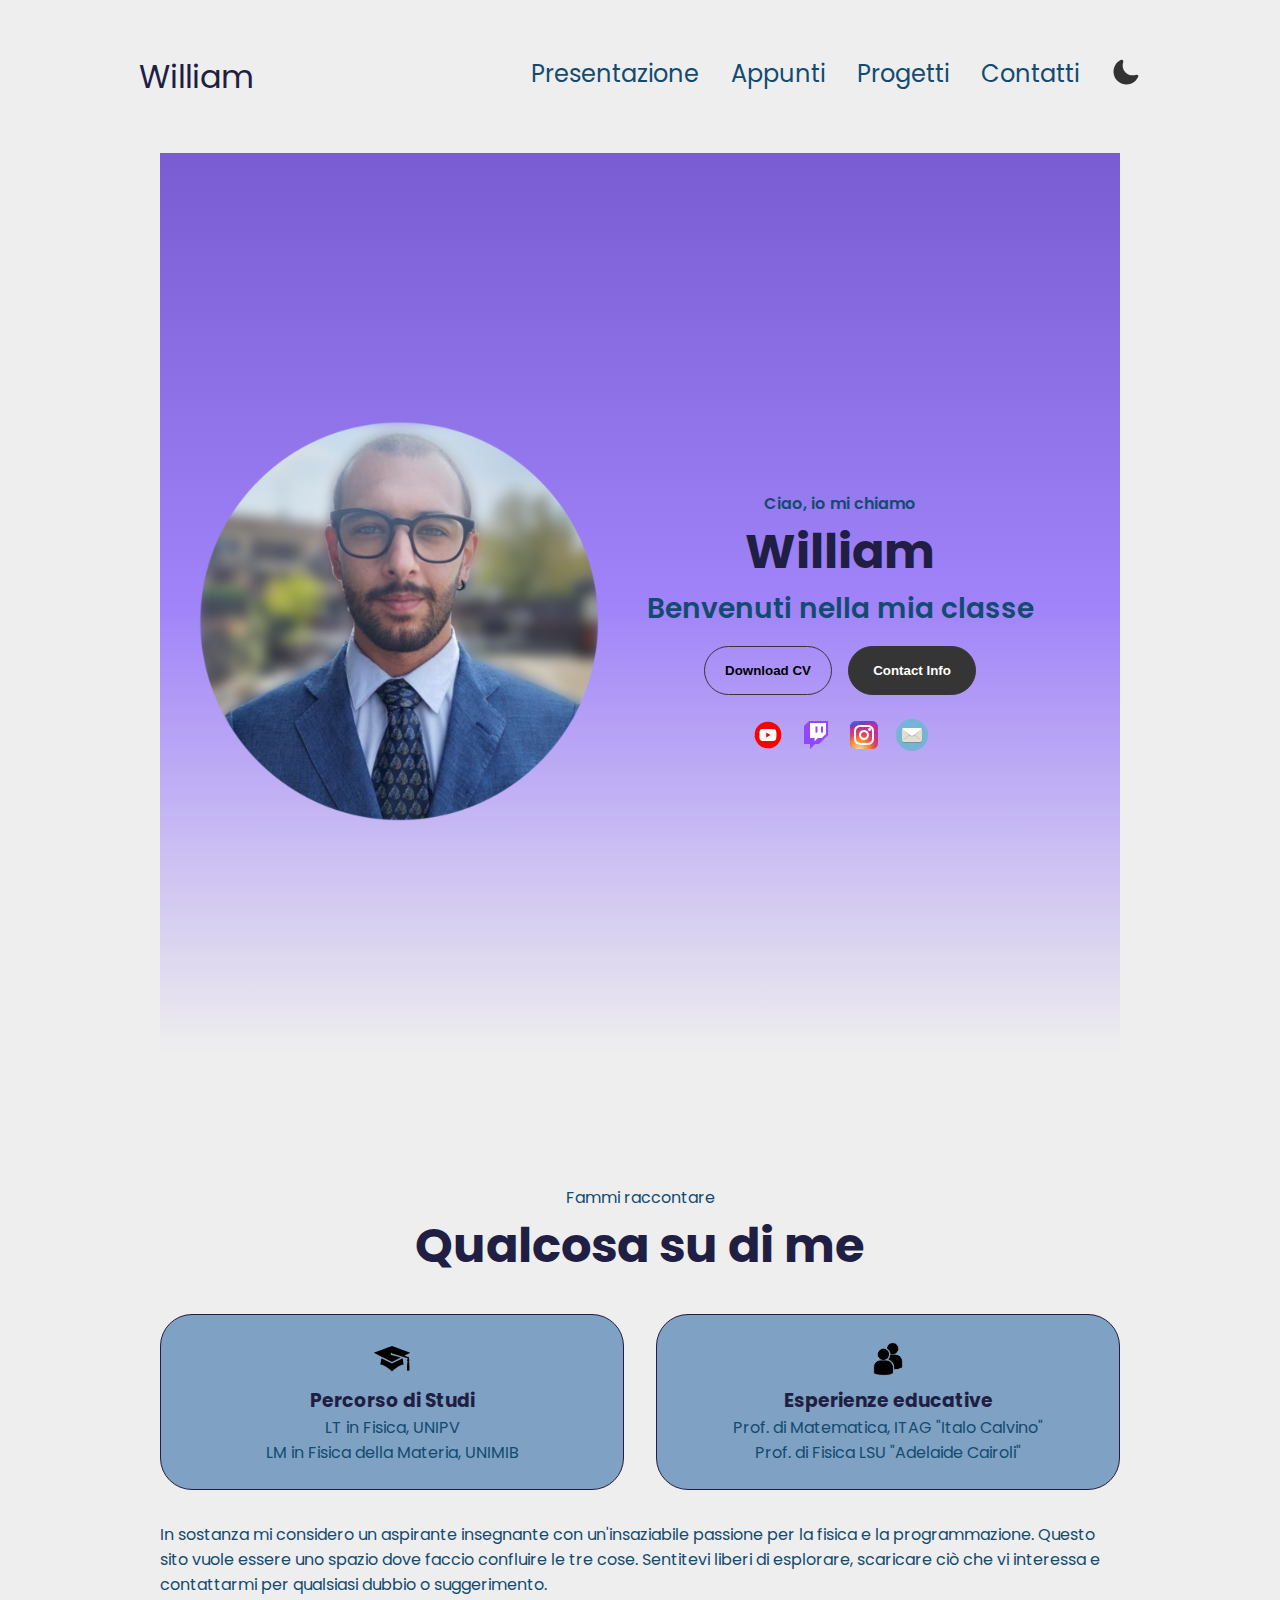
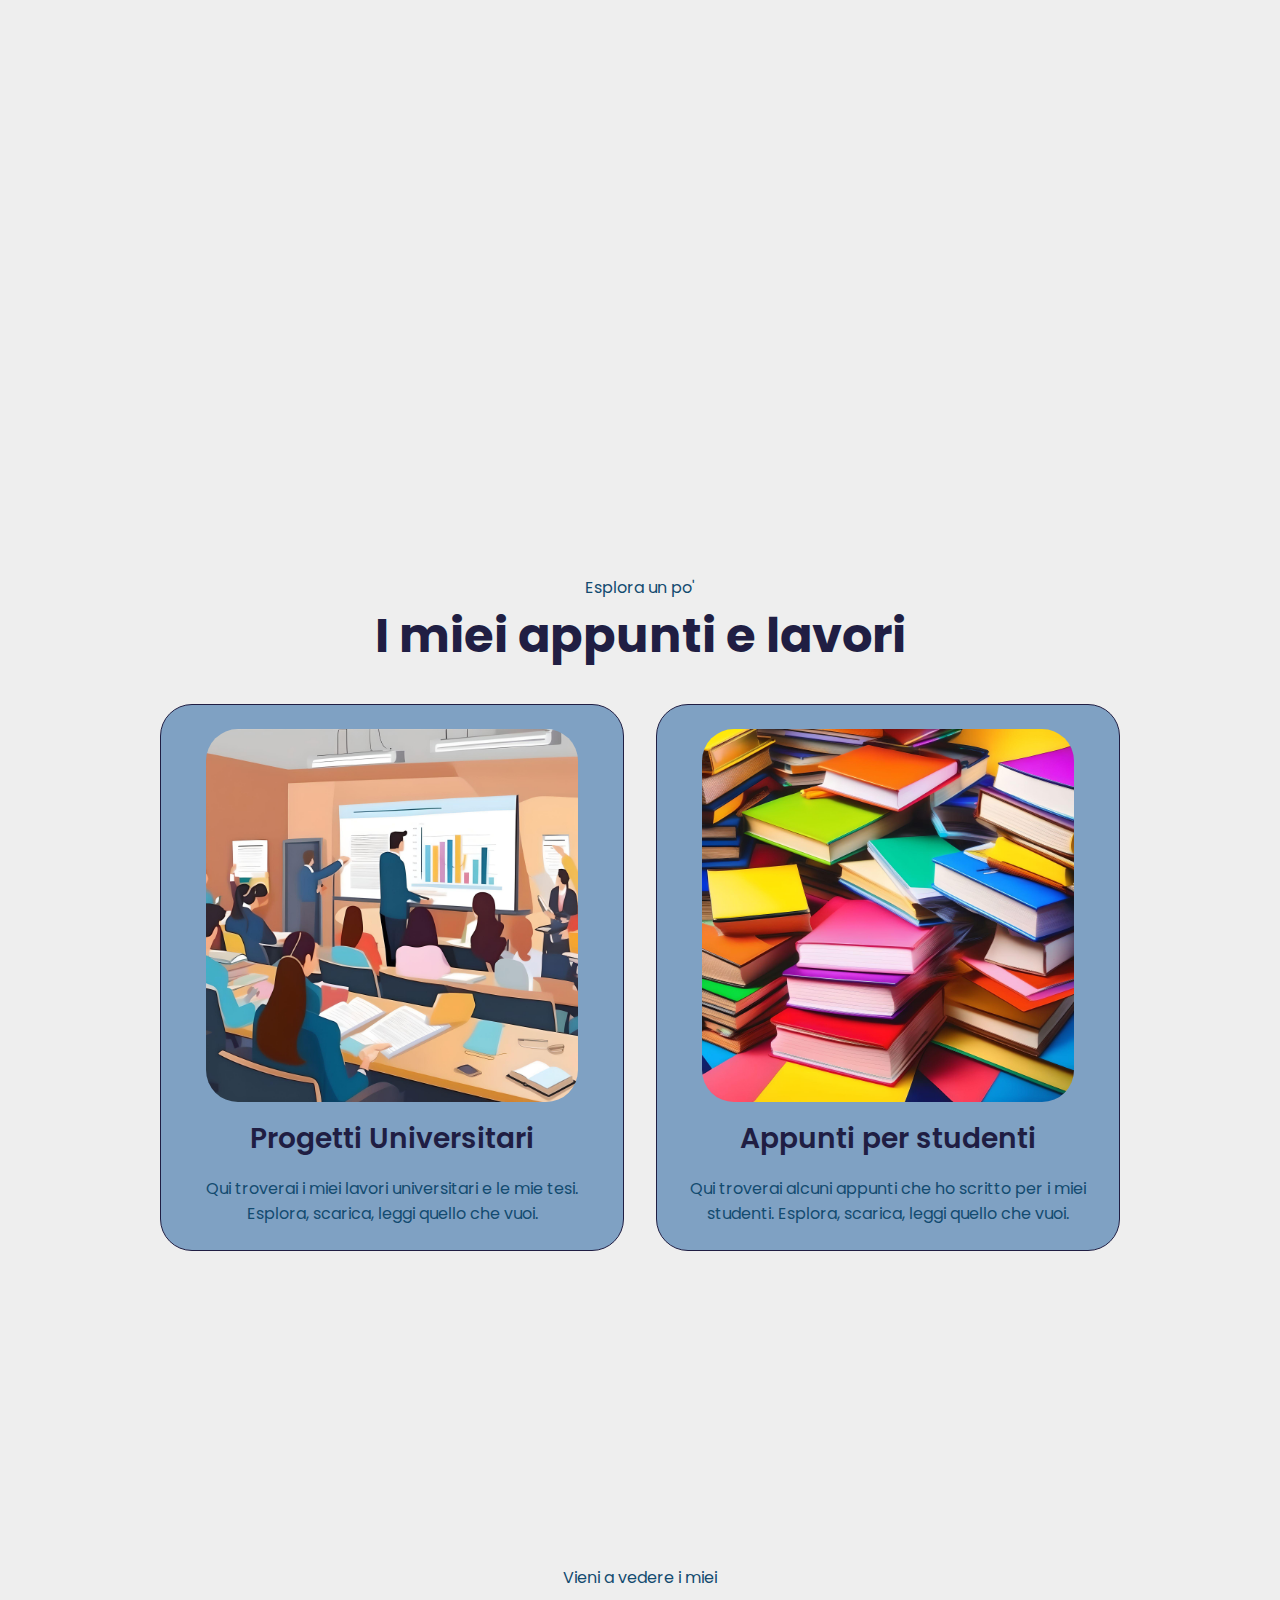
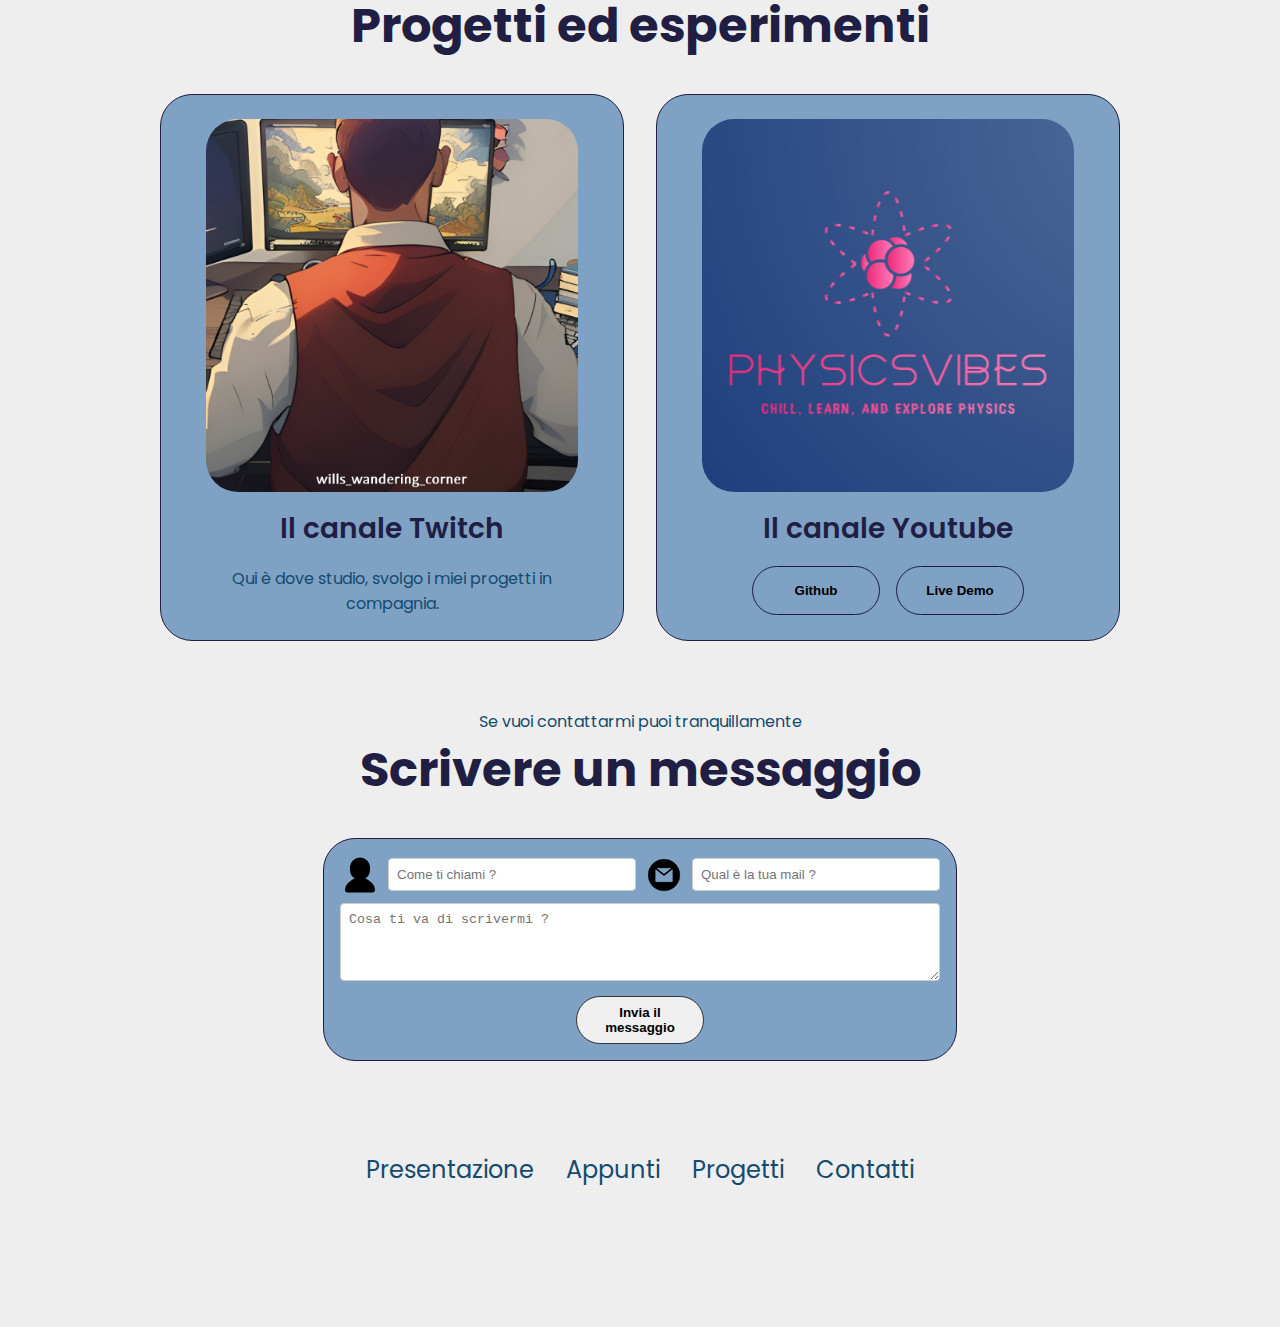
<file: index.html>
<!DOCTYPE html>
<html lang="en">
  <head>
    <meta charset="UTF-8" />
    <meta http-equiv="X-UA-Compatible" content="IE=edge" />
    <meta name="viewport" content="width=device-width, initial-scale=1.0" />
    <title>My Portfolio</title>
    <link rel="stylesheet" href="style.css" />
    <link rel="stylesheet" href="mediaqueries.css" />
  </head>
  <body>
    <nav id="desktop-nav">
      <div class="logo">William</div>
      <div>
        <ul class="nav-links">
          <li><a href="#about">Presentazione</a></li>
          <li><a href="#notes">Appunti</a></li>
          <li><a href="#projects">Progetti</a></li>
          <li><a href="#contact">Contatti</a></li>
          <li><img class="icon" src="./assets/moon-icon.svg" id="darktheme-icon"></li>
        </ul>
      </div>
    </nav>
    <nav id="hamburger-nav">
      <div class="logo">William</div>
      <img class="icon" src="./assets/moon-icon.svg" id="darktheme2-icon">
      <div class="hamburger-menu">
        <div class="hamburger-icon" onclick="toggleMenu()">
          <span></span>
          <span></span>
          <span></span>
        </div>
        <div class="menu-links">
          <li><a href="#about" onclick="toggleMenu()">Presentazione</a></li>
          <li><a href="#notes" onclick="toggleMenu()">Appunti</a></li>
          <li><a href="#projects" onclick="toggleMenu()">Progetti</a></li>
          <li><a href="#contact" onclick="toggleMenu()">Contatti</a></li>
        </div>
      </div>
    </nav>
    <section id="profile">
      <div class="section__pic-container">
          <img src="./assets/willy-profile-pic-big.png" alt="John Doe profile picture" />
      </div>
      <div class="section__text">
        <p class="section__text__p1">Ciao, io mi chiamo</p>
        <h1 class="title">William</h1>
        <p class="section__text__p2">Benvenuti nella mia classe</p>
        <div class="btn-container">
          <button
            class="btn btn-color-2"
            onclick="window.open('./assets/resume-example.pdf')"
          >
            Download CV
          </button>
          <button class="btn btn-color-1" onclick="location.href='./#contact'">
            Contact Info
          </button>
        </div>
        <div id="socials-container">
          <img
            src="./assets/youtube-icon.svg"
            alt="My Youtube profile"
            class="icon"
            onclick="location.href='https://youtube.com/'"
          />
          <img
            src="./assets/twitch-icon.svg"
            alt="My Twitch profile"
            class="icon"
            onclick="location.href='https://www.twitch.tv/wills_wandering_corner?sr=a'"
          />
          <img
            src="./assets/instagram-icon.svg"
            alt="My Instagram profile"
            class="icon"
            onclick="location.href='https://instagram.com/'"
          />
          <img
            src="./assets/mail-icon.svg"
            alt="My Mail profile"
            class="icon"
            onclick="location.href='https://google.com/'"
          />
        </div>
      </div>
    </section>
    <section id="about">
      <p class="section__text__p1">Fammi raccontare</p>
      <h1 class="title">Qualcosa su di me</h1>

          <div class="about-containers">
            <div class="details-container">
              <img
                src="./assets/graduate-icon.svg"
                alt="Experience icon"
                class="icon-nolink"
              />
              <h3 class="about-sub-title">Percorso di Studi</h3>
              <p>LT in Fisica, <a href="https://fisica.dip.unipv.it/it">UNIPV</a>
                <br />
              LM in Fisica della Materia, <a href="https://www.fisica.unimib.it/it">UNIMIB</a></p>
            </div>
            <div class="details-container">
              <img
                src="./assets/education.png"
                alt="Education icon"
                class="icon-nolink"
              />
              <h3 class="about-sub-title">Esperienze educative</h3>
              <p>Prof. di Matematica, <a href="https://www.istitutocalvino.edu.it/indirizzo-di-studio/istituto-tecnico-agrario-itag/">ITAG "Italo Calvino"</a>
                <br/>
              Prof. di Fisica <a href="https://www.liceoadelaidecairoli.edu.it/">LSU "Adelaide Cairoli"</a></p>
            </div>
          </div>
          <div class="text-container">
            <p>
              In sostanza mi considero un aspirante insegnante con un'insaziabile passione per la fisica e la programmazione. Questo sito vuole essere uno spazio dove faccio confluire le tre cose. Sentitevi liberi di esplorare, scaricare ciò che vi interessa e <a href='#contact'>contattarmi per qualsiasi dubbio o suggerimento</a>.
            </p>
          </div>
        <!--
      <img
        src="./assets/arrow.png"
        alt="Arrow icon"
        class="icon arrow"
        onclick="location.href='./#experience'"
      />
    -->
    </section>
    <section id="notes">
      <p class="section__text__p1">Esplora un po'</p>
      <h1 class="title">I miei appunti e lavori</h1>
      <div class="experience-details-container">
        <div class="about-containers">
          <div class="details-container">
              <div class="article-container">
              <img
                  src="./assets/Progetti_universitari.jpg"
                  alt="Appunti 1"
                  class="project-img"
                />
            </div>
            <h2 class="experience-sub-title">Progetti Universitari</h2>
            <div class="text-container">
              <p>
                Qui troverai i miei lavori universitari e le mie tesi. 
                Esplora, scarica, leggi quello che vuoi.
              </p>
            </div>
          </div>
          <div class="details-container">
            <a href="./appunti.html">
            <div class="article-container">
                 <img
                    src="./assets/Appunti_per_studenti.jpg"
                    alt="Appunti 2"
                    class="project-img"
                  />
            </div>
          </a>
            <h2 class="experience-sub-title">Appunti per studenti</h2>
            <div class="text-container">
              <p>
                Qui troverai alcuni appunti che ho scritto per i miei studenti. Esplora, scarica, leggi quello che vuoi.
              </p>
            </div>
          </div>
        </div>
      </div>
    </section>
    <section id="projects">
      <p class="section__text__p1">Vieni a vedere i miei</p>
      <h1 class="title">Progetti ed esperimenti</h1>
      <div class="experience-details-container">
        <div class="about-containers">
          <div class="details-container">
            <a href="https://www.twitch.tv/wills_wandering_corner?sr=a">
              <div class="article-container">
                <img
                  src="./assets/twitch-project-with-name.png"
                  alt="Project 1"
                  class="project-img"
                />
              </div>
            </a>
            <h2 class="experience-sub-title">Il canale Twitch</h2>
            <div class="text-container">
              <p>
                Qui è dove studio, svolgo i miei progetti in compagnia</a>.
              </p>
            </div>
          </div>
          <div class="details-container color-container">
            <div class="article-container">
              <img
                src="./assets/youtube-logo.png"
                alt="Project 2"
                class="project-img"
              />
            </div>
            <h2 class="experience-sub-title">Il canale Youtube</h2>
            <div class="btn-container">
              <button
                class="btn btn-color-2 project-btn"
                onclick="location.href='https://github.com/'"
              >
                Github
              </button>
              <button
                class="btn btn-color-2 project-btn"
                onclick="location.href='https://github.com/'"
              >
                Live Demo
              </button>
            </div>
          </div>
          <!--
          <div class="details-container color-container">
            <div class="article-container">
              <img
                src="./assets/project-3.png"
                alt="Project 3"
                class="project-img"
              />
            </div>
            <h2 class="experience-sub-title project-title">Project Three</h2>
            <div class="btn-container">
              <button
                class="btn btn-color-2 project-btn"
                onclick="location.href='https://github.com/'"
              >
                Github
              </button>
              <button
                class="btn btn-color-2 project-btn"
                onclick="location.href='https://github.com/'"
              >
                Live Demo
              </button>
            </div>
          </div>
        </div>
      </div>
    -->
    </section>
    <section id="contact">
      <p class="section__text__p1">Se vuoi contattarmi puoi tranquillamente</p>
      <h1 class="title">Scrivere un messaggio</h1>
      <form action="https://formspree.io/f/mdknjnoz" method="POST">
        <div class="contact-info-upper-container">
          <div class="contact-info-container">
            <img
              src="./assets/user-name-icon.svg"
              alt="User icon"
              class="icon-nolink"
            />
            <input type="text" id="name" name="Name" placeholder="Come ti chiami ?" required />
            <img
              src="./assets/email.png"
              alt="Email icon"
              class="icon-nolink"
            />
            <input type="email" id="email" name="Email" placeholder="Qual è la tua mail ?" required />
          </div>
          <div class="contact-info-container">
            <textarea
              id="message"
              name="Message"
              rows="4"
              placeholder="Cosa ti va di scrivermi ?"
              required
            ></textarea>
          </div>
          <div class="contact-info-container">
            <button type="submit">Invia il messaggio</button>
          </div>
        </div>
      </form>
    </section>
    <footer>
      <nav>
        <div class="nav-links-container">
          <ul class="nav-links">
            <li><a href="#about">Presentazione</a></li>
            <li><a href="#notes">Appunti</a></li>
            <li><a href="#projects">Progetti</a></li>
            <li><a href="#contact">Contatti</a></li>
          </ul>
        </div>
      </nav>
    </footer>
    <script src="script.js"></script>
<script>
  // Function to toggle theme and icon
  function toggleTheme(icon) {
    document.body.classList.toggle("dark-theme");
    if (document.body.classList.contains("dark-theme")) {
      icon.src = "./assets/sun-icon.svg";
    } else {
      icon.src = "./assets/moon-icon.svg";
    }
  }

  // Add event listeners for both icons
  const darkthemeIconDesktop = document.getElementById("darktheme-icon");
  const darkthemeIconHamburger = document.getElementById("darktheme2-icon");

  darkthemeIconDesktop.addEventListener('click', () => toggleTheme(darkthemeIconDesktop));
  darkthemeIconHamburger.addEventListener('click', () => toggleTheme(darkthemeIconHamburger));
</script>

  </body>
</html>
</file>
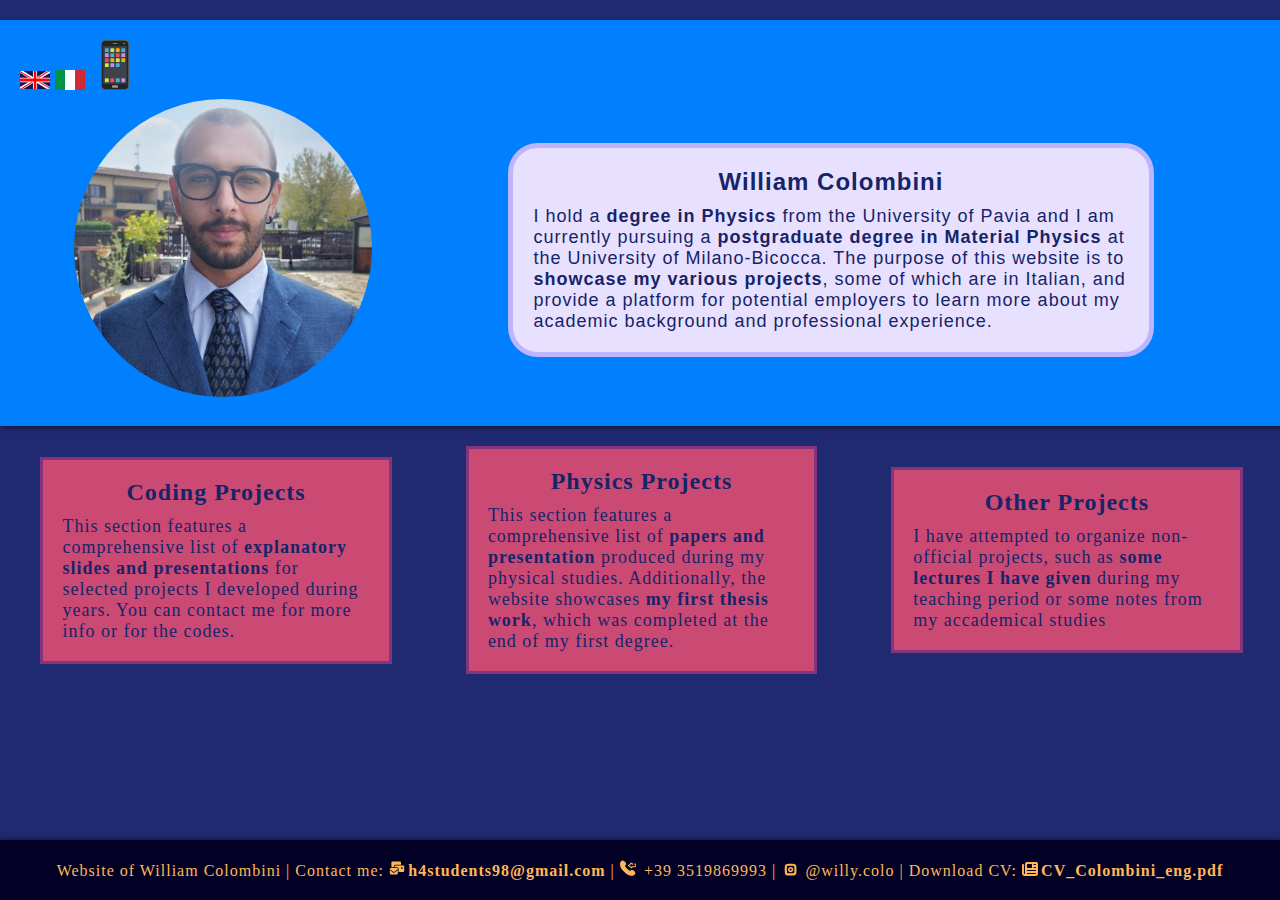
<file: htredirect.html>
<!DOCTYPE html>
<html lang="en">
<head>
    <meta charset="UTF-8">
    <meta name="viewport" content="width=device-width, initial-scale=1.0">
    <title>About Us</title>
    <link rel="stylesheet" type="text/css" href="../assets/css/stylehome.css">
</head>
<body>
    <h1>About Us</h1>
    <p>This is the desktop version of the about page.</p>

    <!-- Manual Redirect Links -->
    <p>
        <a href="about-en.html">English Version</a> |
        <a href="about-it.html">Italian Version</a>
    </p>

    <!-- JavaScript Redirection -->
    <script>
        // Function to check if the user is on a mobile device
        function isMobile() {
            return /Android|webOS|iPhone|iPad|iPod|BlackBerry|IEMobile|Opera Mini/i.test(navigator.userAgent);
        }

        // Function to get the user's preferred language
        function getUserLanguage() {
            return navigator.language.substring(0, 2);
        }

        // Define the redirection URL based on device and language
        var redirectUrl = '';

        if (isMobile()) {
            if (getUserLanguage() === 'it') {
                redirectUrl = 'mobile/about-it-mobile.html';
            } else {
                redirectUrl = 'mobile/about-en-mobile.html';
            }
        } else {
            if (getUserLanguage() === 'it') {
                redirectUrl = 'desktop/about-it.html';
            } else {
                redirectUrl = 'desktop/about-en.html';
            }
        }

        // Perform the redirection
        window.location.href = redirectUrl;
    </script>
</body>
</html>
</file>
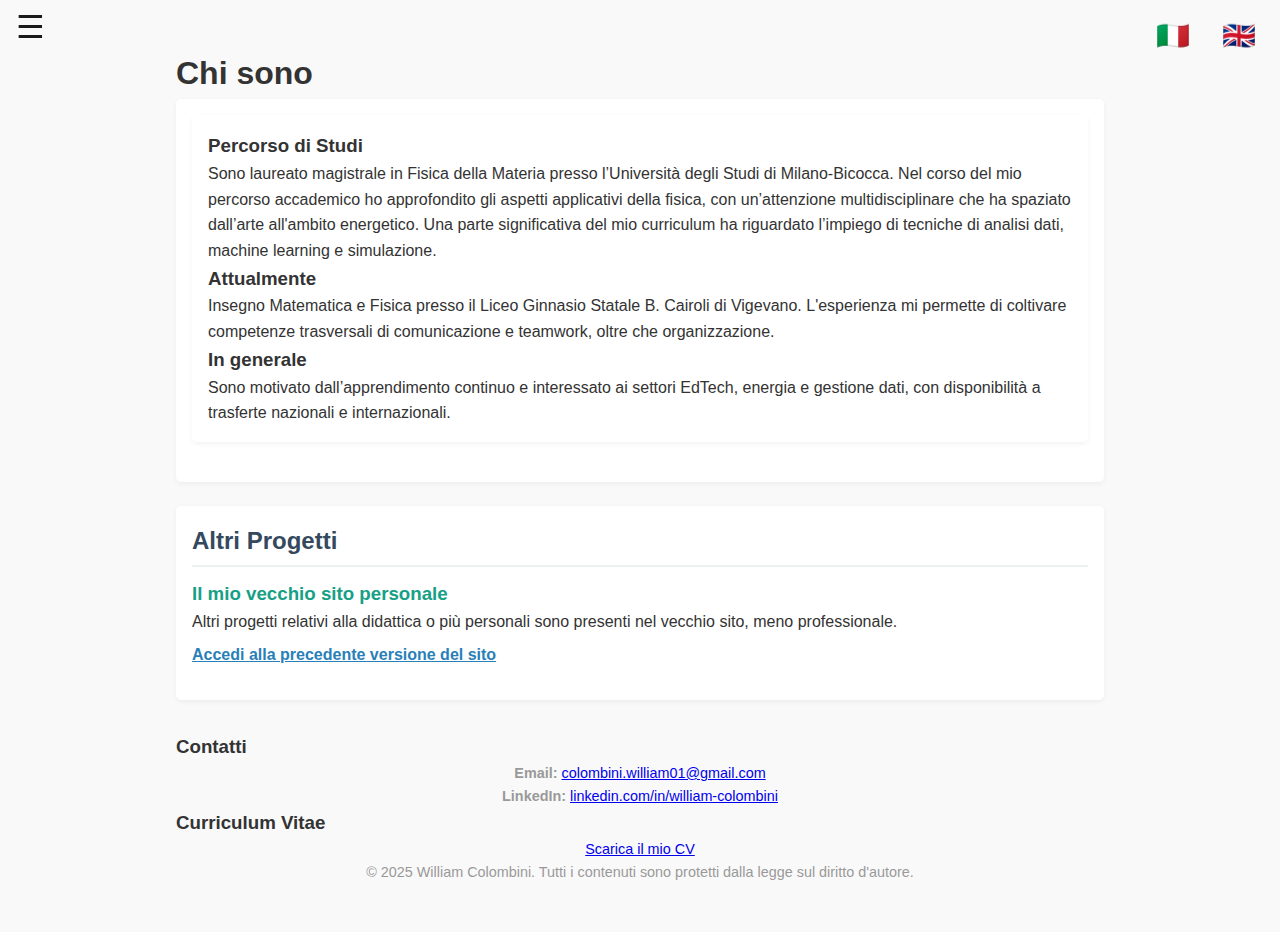
<file: personal.html>
<!DOCTYPE html>
<html lang="it">
<head>
  <meta charset="UTF-8" />

  <!-- SEO Base -->
  <meta name="description" content="Il sito personale di Will: progetti, risorse didattiche per studenti e contenuti personali.">
  <meta name="keywords" content="Will, fisica, matematica, scuola, risorse didattiche, simulazioni, presentazioni, coding">
  <meta name="author" content="Will">
  <meta name="robots" content="index, follow">
  <meta name="theme-color" content="#ffffff">

  <!-- Social Media Preview (Open Graph per Facebook, LinkedIn, ecc.) -->
  <meta property="og:title" content="Il sito personale di Will">
  <meta property="og:description" content="Scopri progetti, risorse didattiche e contenuti personali.">
  <meta property="og:type" content="website">
  <meta property="og:url" content="https://tua-url.github.io/"> <!-- sostituisci con la tua URL effettiva -->
  <meta property="og:image" content="https://tua-url.github.io/img/anteprima.png"> <!-- sostituisci se hai un'immagine -->

  <meta name="viewport" content="width=device-width, initial-scale=1.0" />
  <title data-i18n="personal_page_title">Personale | Will</title>
  
  <!-- Font Awesome per le icone -->
  <link rel="stylesheet" href="https://cdnjs.cloudflare.com/ajax/libs/font-awesome/6.5.0/css/all.min.css" />
  <link rel="stylesheet" href="css/style.css" />
  <link rel="stylesheet" href="css/header.css">
  <link rel="icon" href="img/favicon_site.png" type="image/png" />
</head>
<body>

<!-- Sidebar dinamica (NAVBAR) -->
<header>
  <!-- Pulsante hamburger -->
  <button id="menu-toggle" aria-label="Apri menu">&#9776;</button>

  <!-- Pulsanti lingua -->
  <div class="language-switcher">
    <button class="lang-switch" data-lang="it">🇮🇹</button>
    <button class="lang-switch" data-lang="en">🇬🇧</button>
  </div>

  <!-- Sidebar -->
  <nav id="sidebar">
    <ul>
      <li><a href="index.html"><i class="fas fa-home"></i> <span data-i18n="common_nav_home">Home</span></a></li>
      <li><a href="projects.html"><i class="fas fa-folder-open"></i> <span data-i18n="common_nav_projects">Progetti</span></a></li>
      <li><a href="resources.html"><i class="fas fa-graduation-cap"></i> <span data-i18n="common_nav_resources">Risorse</span></a></li>
      <li><a href="personal.html"><i class="fas fa-user"></i> <span data-i18n="common_nav_personal">Personale</span></a></li>
    </ul>
  </nav>
</header>

  <main>
    <h1 data-i18n="personal_title">Chi sono</h1>

<section class="bio">
<section id="about-me" class="about-me">
  <h3 data-i18n="personal_bio_title_ed">Percorso di Studi</h3>
  <p data-i18n="personal_bio_education">
Sono laureato magistrale in Fisica della Materia presso l’Università degli Studi di Milano-Bicocca. Nel corso del mio percorso accademico ho approfondito gli aspetti applicativi della fisica, con un’attenzione multidisciplinare che ha spaziato dall’arte all'ambito energetico. Una parte significativa del mio curriculum ha riguardato l’impiego di tecniche di analisi dati, machine learning e simulazione.
  </p>
  <h3 data-i18n="personal_bio_title_now">Attualmente</h3>
  <p data-i18n="personal_bio_now">
    Insegno Matematica e Fisica presso il Liceo Ginnasio Statale B. Cairoli di Vigevano. L'esperienza mi permette di coltivare competenze trasversali di comunicazione e teamwork, oltre che organizzazione.
  </p>
  <h3 data-i18n="personal_bio_title_myself">In generale</h3>
  <p data-i18n="personal_bio_myself">
    Sono motivato dall’apprendimento continuo e interessato ai settori EdTech, energia e gestione dati, con disponibilità a trasferte nazionali e internazionali.
  </p>
</section>
</section>


   <!-- Sezione Altri Progetti -->
  <section class="project-group">
    <h2 data-i18n="projects_other_section">Altri Progetti</h2>
    <article class="project">
      <h3 data-i18n="projects_old_site_title">Il mio vecchio sito personale</h3>
      <p data-i18n="projects_old_site_desc">Altri progetti relativi alla didattica o più "personali" sono presenti nel vecchio sito, meno professionale.</p>
      <a href="old_website/appunti.html#simulazioni" data-i18n="projects_old_site_view">Accedi alla precedente versione del sito</a>
    </article>
  </section>
  </main>

<footer>
  <div class="contact-card">
    <h3 data-i18n="common_contacts_title">Contatti</h3>
    <p><strong>Email:</strong> <a href="mailto:canevari.simone01@gmail.com">colombini.william01@gmail.com</a></p>
    <p><strong>LinkedIn:</strong> <a href="https://www.linkedin.com/in/william-colombini" target="_blank">linkedin.com/in/william-colombini</a></p>

    <h3 data-i18n="common_cv_title">Curriculum Vitae</h3>
    <p><a id="cv-link" href="personal/Colombini_cv_it.pdf" target="_blank" data-i18n="footer_cv_download">Scarica il mio CV</a></p>

    <p class="copyright" data-i18n="common_credits">
      © 2025 William Colombini. Tutti i contenuti sono protetti dalla legge sul diritto d'autore.<br />
      <a href="https://creativecommons.org/licenses/by-nc-nd/4.0/" target="_blank"  data-i18n="common_license"> Licenza CC BY-NC-ND 4.0 </a>
    </p>
  </div>
</footer>

<!-- CONTA L'ORDINE. i18n.js per primo! -->
  <script src="js/i18n.js" defer></script>
  <script src="js/navbar.js" defer></script>
</body>
</html>
</file>
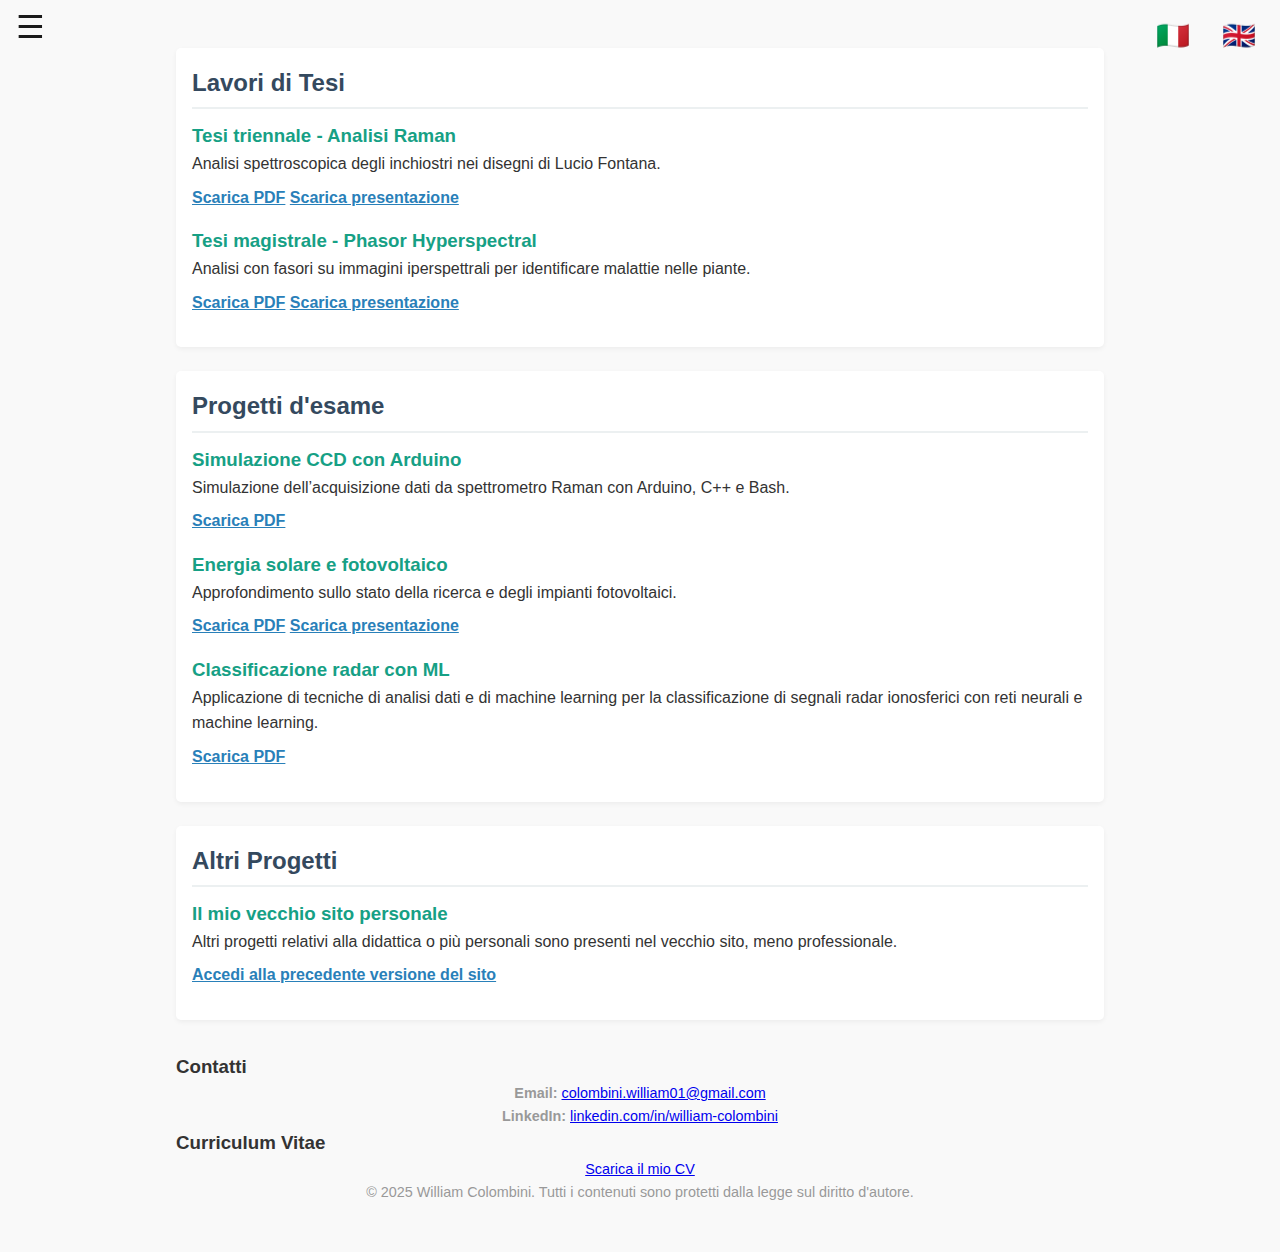
<file: projects.html>
<!DOCTYPE html>
<html lang="it">
<head>
  <meta charset="UTF-8" />


  <!-- SEO Base -->
  <meta name="description" content="Il sito personale di Will: progetti, risorse didattiche per studenti e contenuti personali.">
  <meta name="keywords" content="Will, fisica, matematica, scuola, risorse didattiche, simulazioni, presentazioni, coding">
  <meta name="author" content="Will">
  <meta name="robots" content="index, follow">
  <meta name="theme-color" content="#ffffff">

  <!-- Social Media Preview (Open Graph per Facebook, LinkedIn, ecc.) -->
  <meta property="og:title" content="Il sito personale di Will">
  <meta property="og:description" content="Scopri progetti, risorse didattiche e contenuti personali.">
  <meta property="og:type" content="website">
  <meta property="og:url" content="https://tua-url.github.io/">
  <meta property="og:image" content="https://tua-url.github.io/img/anteprima.png">

  <meta name="viewport" content="width=device-width, initial-scale=1.0" />
  <title data-i18n="projects_projects_title">Progetti | Will</title>

  <!-- Font Awesome per le icone -->
  <link rel="stylesheet" href="https://cdnjs.cloudflare.com/ajax/libs/font-awesome/6.5.0/css/all.min.css" />
  <link rel="stylesheet" href="css/style.css" />
  <link rel="stylesheet" href="css/header.css">
  <link rel="icon" href="img/favicon_site.png" type="image/png" />
</head>
<body>

<!-- Sidebar dinamica (NAVBAR) -->
<header>
  <!-- Pulsante hamburger -->
  <button id="menu-toggle" aria-label="Apri menu">&#9776;</button>

  <!-- Pulsanti lingua -->
  <div class="language-switcher">
    <button class="lang-switch" data-lang="it">🇮🇹</button>
    <button class="lang-switch" data-lang="en">🇬🇧</button>
  </div>

  <!-- Sidebar -->
  <nav id="sidebar">
    <ul>
      <li><a href="index.html"><i class="fas fa-home"></i> <span data-i18n="common_nav_home">Home</span></a></li>
      <li><a href="projects.html"><i class="fas fa-folder-open"></i> <span data-i18n="common_nav_projects">Progetti</span></a></li>
      <li><a href="resources.html"><i class="fas fa-graduation-cap"></i> <span data-i18n="common_nav_resources">Risorse</span></a></li>
      <li><a href="personal.html"><i class="fas fa-user"></i> <span data-i18n="common_nav_personal">Personale</span></a></li>
    </ul>
  </nav>
</header>


<!-- CONTINUA IL TUO MAIN -->
<main>
  <!-- Sezione Tesi -->
  <section class="project-group">
    <h2 data-i18n="projects_thesis_section">Tesi</h2>
    <article class="project">
      <h3 data-i18n="projects_thesis_bachelor_title">Tesi triennale – Analisi Raman</h3>
      <p data-i18n="projects_thesis_bachelor_desc">Studio spettroscopico degli inchiostri nelle opere di Fontana.</p>
      <a href="projects/download_university_projects/Colombini_Tesi_Triennale.pdf" target="_blank" data-i18n="projects_view_pdf">Visualizza PDF</a>
      <a href="projects/download_university_projects/Colombini_Presentazione_Triennale.pdf" target="_blank" data-i18n="projects_view_presentation">Presentazione</a>
    </article>

    <article class="project">
      <h3 data-i18n="projects_thesis_master_title">Tesi magistrale – Analisi iperspettrale</h3>
      <p data-i18n="projects_thesis_master_desc">Analisi di immagini iperspettrali per la rilevazione precoce di malattie nelle piante tramite metodi phasor-based.</p>
      <a href="projects/download_university_projects/Colombini_Tesi_Magistrale.pdf" target="_blank" data-i18n="projects_view_pdf">Visualizza PDF</a>
      <a href="projects/download_university_projects/Colombini_Presentazione_Magistrale.pdf"  target="_blank" data-i18n="projects_view_presentation">Presentazione</a>
    </article>
  </section>

  <!-- Sezione Progetti d'esame -->
  <section class="project-group">
    <h2 data-i18n="projects_exams_section">Progetti d'esame</h2>

    <article class="project">
      <h3 data-i18n="projects_tdad_title">Simulazione CCD con Arduino</h3>
      <p data-i18n="projects_tdad_desc">Simulazione acquisizione dati da spettrometro Raman tramite due Arduino sincronizzati, con elaborazione in Bash e C++.</p>
      <a href="projects/download_university_projects/Presentazione_TDAD.pdf" target="_blank" data-i18n="projects_view_pdf">Visualizza PDF</a>
    </article>

    <article class="project">
      <h3 data-i18n="projects_energy_title">Fotovoltaico – Stato e prospettive</h3>
      <p data-i18n="projects_energy_desc">Approfondimento sullo sviluppo del fotovoltaico: vantaggi, limiti e direzioni future.</p>
      <a href="projects/download_university_projects/Colombini_Relazione_Energetica.pdf" target="_blank" data-i18n="projects_view_pdf">Visualizza PDF</a>
      <a href="projects/download_university_projects/Presentazione_Energetica.pdf" target="_blank" data-i18n="projects_view_presentation">Presentazione</a>
    </article>

    <article class="project">
      <h3 data-i18n="projects_ml_title">Classificazione radar con ML</h3>
      <p data-i18n="projects_ml_desc">Classificazione di ritorni radar dalla ionosfera con reti neurali e tecniche di machine learning.</p>
      <a href="projects/download_university_projects/Presentazione_ML.pdf" target="_blank" data-i18n="projects_view_pdf">Visualizza PDF</a>
    </article>
  </section>

   <!-- Sezione Altri Progetti -->
  <section class="project-group">
    <h2 data-i18n="projects_other_section">Altri Progetti</h2>
    <article class="project">
      <h3 data-i18n="projects_old_site_title">Il mio vecchio sito personale</h3>
      <p data-i18n="projects_old_site_desc">Altri progetti relativi alla didattica o più "personali" sono presenti nel vecchio sito, meno professionale.</p>
      <a href="old_website/appunti.html#simulazioni" target="_blank" data-i18n="projects_old_site_view">Accedi alla precedente versione del sito</a>
    </article>
  </section>
</main>

<footer>
  <div class="contact-card">
    <h3 data-i18n="common_contacts_title">Contatti</h3>
    <p><strong>Email:</strong> <a href="mailto:canevari.simone01@gmail.com">colombini.william01@gmail.com</a></p>
    <p><strong>LinkedIn:</strong> <a href="https://www.linkedin.com/in/william-colombini" target="_blank">linkedin.com/in/william-colombini</a></p>

    <h3 data-i18n="common_cv_title">Curriculum Vitae</h3>
    <p><a id="cv-link" href="personal/Colombini_cv_it.pdf" target="_blank" data-i18n="footer_cv_download">Scarica il mio CV</a></p>

    <p class="copyright" data-i18n="common_credits">
      © 2025 William Colombini. Tutti i contenuti sono protetti dalla legge sul diritto d'autore.<br />
      <a href="https://creativecommons.org/licenses/by-nc-nd/4.0/" target="_blank"  data-i18n="common_license"> Licenza CC BY-NC-ND 4.0 </a>
    </p>
  </div>
</footer>


<!-- CONTA L'ORDINE. i18n.js per primo! -->
<script src="js/i18n.js" defer></script>
<script src="js/navbar.js" defer></script>
</body>
</html>
</file>
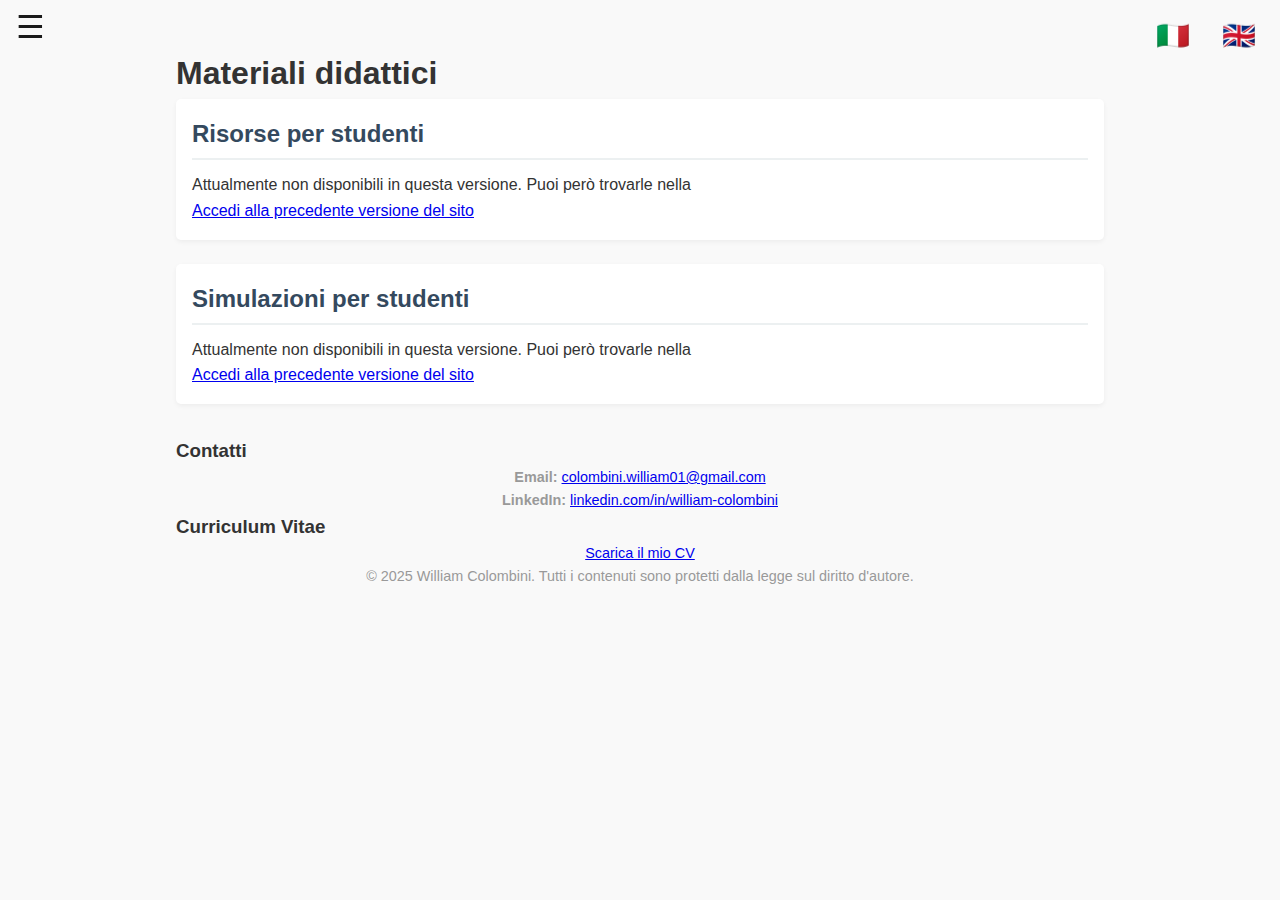
<file: resources.html>
<!DOCTYPE html>
<html lang="it">
<head>
  <meta charset="UTF-8" />

  <!-- SEO Base -->
  <meta name="description" content="Il sito personale di Will: progetti, risorse didattiche per studenti e contenuti personali.">
  <meta name="keywords" content="Will, fisica, matematica, scuola, risorse didattiche, simulazioni, presentazioni, coding">
  <meta name="author" content="Will">
  <meta name="robots" content="index, follow">
  <meta name="theme-color" content="#ffffff">

  <!-- Social Media Preview (Open Graph per Facebook, LinkedIn, ecc.) -->
  <meta property="og:title" content="Il sito personale di Will">
  <meta property="og:description" content="Scopri progetti, risorse didattiche e contenuti personali.">
  <meta property="og:type" content="website">
  <meta property="og:url" content="https://tua-url.github.io/"> <!-- sostituisci con la tua URL effettiva -->
  <meta property="og:image" content="https://tua-url.github.io/img/anteprima.png"> <!-- sostituisci se hai un'immagine -->

  <meta name="viewport" content="width=device-width, initial-scale=1.0" />
  <title data-i18n="resources_page_title">Risorse | Will</title>
  
  <!-- Font Awesome per le icone -->
  <link rel="stylesheet" href="https://cdnjs.cloudflare.com/ajax/libs/font-awesome/6.5.0/css/all.min.css" />
  <link rel="stylesheet" href="css/style.css" />
  <link rel="stylesheet" href="css/header.css">
  <link rel="icon" href="img/favicon_site.png" type="image/png" />
</head>
<body>

<!-- Sidebar dinamica (NAVBAR) -->
<header>
  <!-- Pulsante hamburger -->
  <button id="menu-toggle" aria-label="Apri menu">&#9776;</button>

  <!-- Pulsanti lingua -->
  <div class="language-switcher">
    <button class="lang-switch" data-lang="it">🇮🇹</button>
    <button class="lang-switch" data-lang="en">🇬🇧</button>
  </div>

  <!-- Sidebar -->
  <nav id="sidebar">
    <ul>
      <li><a href="index.html"><i class="fas fa-home"></i> <span data-i18n="common_nav_home">Home</span></a></li>
      <li><a href="projects.html"><i class="fas fa-folder-open"></i> <span data-i18n="common_nav_projects">Progetti</span></a></li>
      <li><a href="resources.html"><i class="fas fa-graduation-cap"></i> <span data-i18n="common_nav_resources">Risorse</span></a></li>
      <li><a href="personal.html"><i class="fas fa-user"></i> <span data-i18n="common_nav_personal">Personale</span></a></li>
    </ul>
  </nav>
</header>

  <main>
    <h1 data-i18n="resources_title">Materiali didattici</h1>
    
    <section class="resource">
      <h2 data-i18n="resources_resource1_title">Risorse per studenti</h2>
      <p data-i18n="resources_resource1_desc">
        Attualmente non disponibili in questa versione. Puoi però trovarle nella
      </p>
      <a href="old_website/appunti.html" data-i18n="projects_old_site_view">Vecchia versione del sito</a>
    </section>

    <section class="resource">
      <h2 data-i18n="resources_resource2_title">Simulazioni per studenti</h2>
      <p data-i18n="resources_resource1_desc">
        Attualmente non disponibili in questa versione. Puoi però trovarle nella
      </p>
      <a href="old_website/appunti.html#simulazioni" data-i18n="projects_old_site_view">Vecchia versione del sito</a>
    </section>
  </main>

<footer>
  <div class="contact-card">
    <h3 data-i18n="common_contacts_title">Contatti</h3>
    <p><strong>Email:</strong> <a href="mailto:canevari.simone01@gmail.com">colombini.william01@gmail.com</a></p>
    <p><strong>LinkedIn:</strong> <a href="https://www.linkedin.com/in/william-colombini" target="_blank">linkedin.com/in/william-colombini</a></p>

    <h3 data-i18n="common_cv_title">Curriculum Vitae</h3>
    <p><a id="cv-link" href="personal/Colombini_cv_it.pdf" target="_blank" data-i18n="common_cv_download">Scarica il mio CV</a></p>

    <p class="copyright" data-i18n="common_credits">
      © 2025 William Colombini. Tutti i contenuti sono protetti dalla legge sul diritto d'autore.<br />
      <a href="https://creativecommons.org/licenses/by-nc-nd/4.0/" target="_blank"  data-i18n="common_license"> Licenza CC BY-NC-ND 4.0 </a>
    </p>
  </div>
</footer>

<!-- CONTA L'ORDINE. i18n.js per primo! -->
  <script src="js/i18n.js" defer></script>
  <script src="js/navbar.js" defer></script>
</body>
</html>
</file>
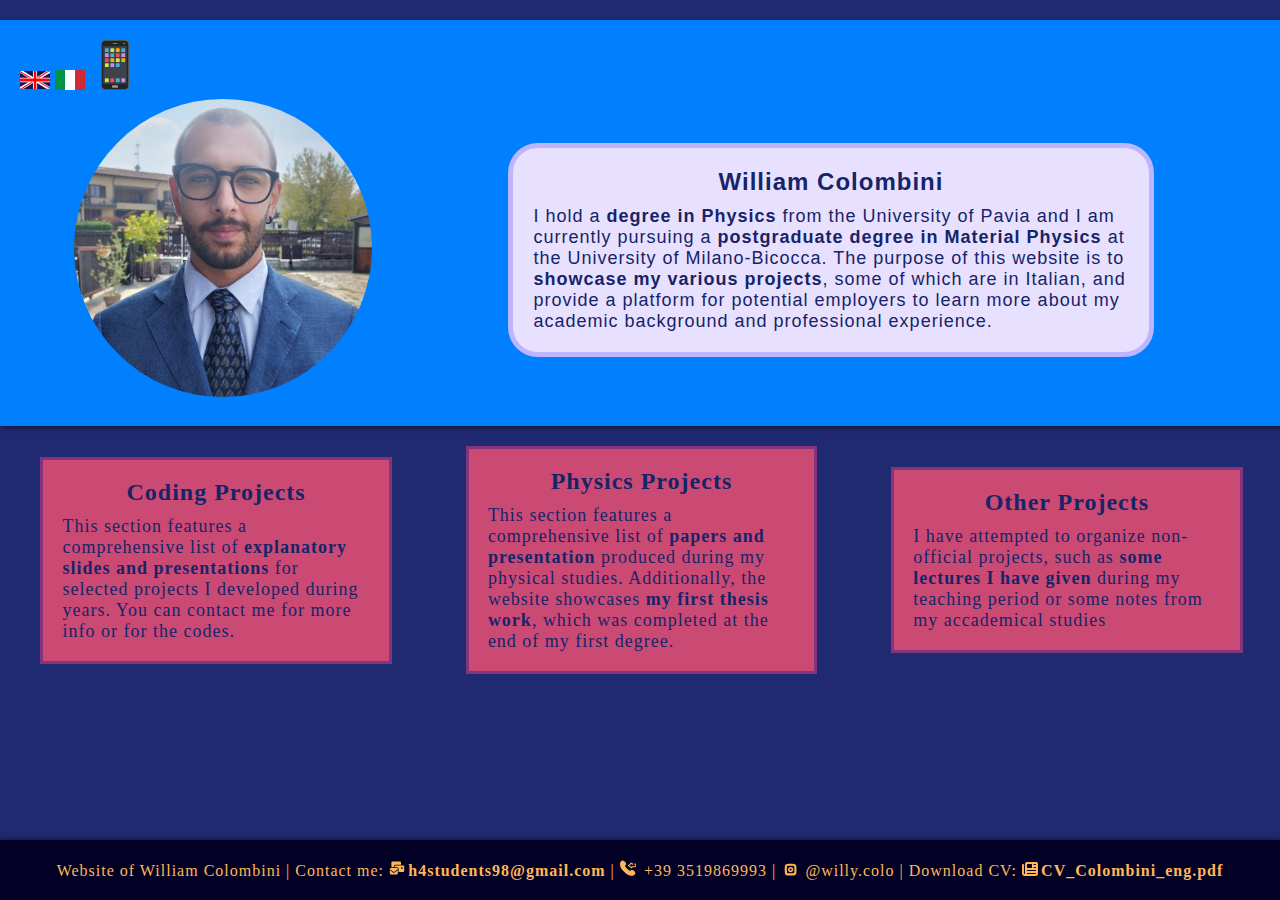
<file: desktop/about-en.html>
<!DOCTYPE html>
<html>
<head>
	<title>Homepage</title>
	<meta charset="UTF-8">
	<meta name="viewport" content="width=device-width, initial-scale=1.0">
	<link rel="stylesheet" type="text/css" href="../assets/css/stylehome.css">
</head>
<body>



<div class="main-content">    <!-- ---START OF MAIN CONTENT--- -->
	<div class="gradientbox_line">
		<!-- Language flags -->
		<div class="language-icons">
			<a href="#"><img src="../assets/images/english_pic.svg" alt="English" width="30" height="20"></a>
			<a href="about-it.html"><img src="../assets/images/italy_pic.svg" alt="Italian" width="30" height="20"></a>
            <a href="../mobile/about-en-mobile.html"><img src="../assets/images/mobile_icon.svg" alt="Mobile" width="50" height="50"></a>
        </div>
		<div class="row">
			<div class="column1">
				<img src="../assets/images/William_pic_cut.jpg" class="rounded-image">
			</div>
			<div class="column2">
				<div class="textbox">
					<h1>William Colombini</h1>
					<p>I hold a <b>degree in Physics</b> from the <a href="https://fisica.dip.unipv.it/it">University of Pavia</a> and I am currently pursuing a <b>postgraduate degree in Material Physics</b> at the <a href="https://www.fisica.unimib.it/it">University of Milano-Bicocca</a>. The purpose of this website is to <b>showcase my various projects</b>, some of which are in Italian, and provide a platform for potential employers to learn more about my academic background and professional experience. </p>
				</div>
			</div>
		</div>
	</div>

	<div class="row">
		<div class="threecolumn">

			<div class="textbox_bg" id="coding-projects">
					<h1>Coding Projects</h1>
					<p> This section features a comprehensive list of <b>explanatory slides and presentations</b> for selected projects I developed during years. You can contact me for more info or for the codes. </p>
			</div>

		</div>
		<div class="threecolumn">

			<div class="textbox_bg" id="physics-projects">
					<h1>Physics Projects</h1>
					<p>This section features a comprehensive list of <b>papers and presentation</b> produced during my physical studies. Additionally, the website showcases <b>my first thesis work</b>, which was completed at the end of my first degree. </p>
			</div>

		</div>
		<div class="threecolumn">

			<div class="textbox_bg" id="other-projects">
					<h1>Other Projects</h1>
					<p>I have attempted to organize non-official projects, such as <b>some lectures I have given</b> during my teaching period or some notes from my accademical studies</p>
			</div>
			
		</div>
	</div>

	<div class="spacebox"></div>
</div>  <!-- ---END OF MAIN CONTENT--- -->


<script type="text/javascript" src="../assets/js/Myboxeffects-en.js"></script>

<footer class="footer">
	<script type="text/javascript" language="javascript" src="../includes/Loadfooter-en.js"></script>
</footer>
</body>
</html>
</file>
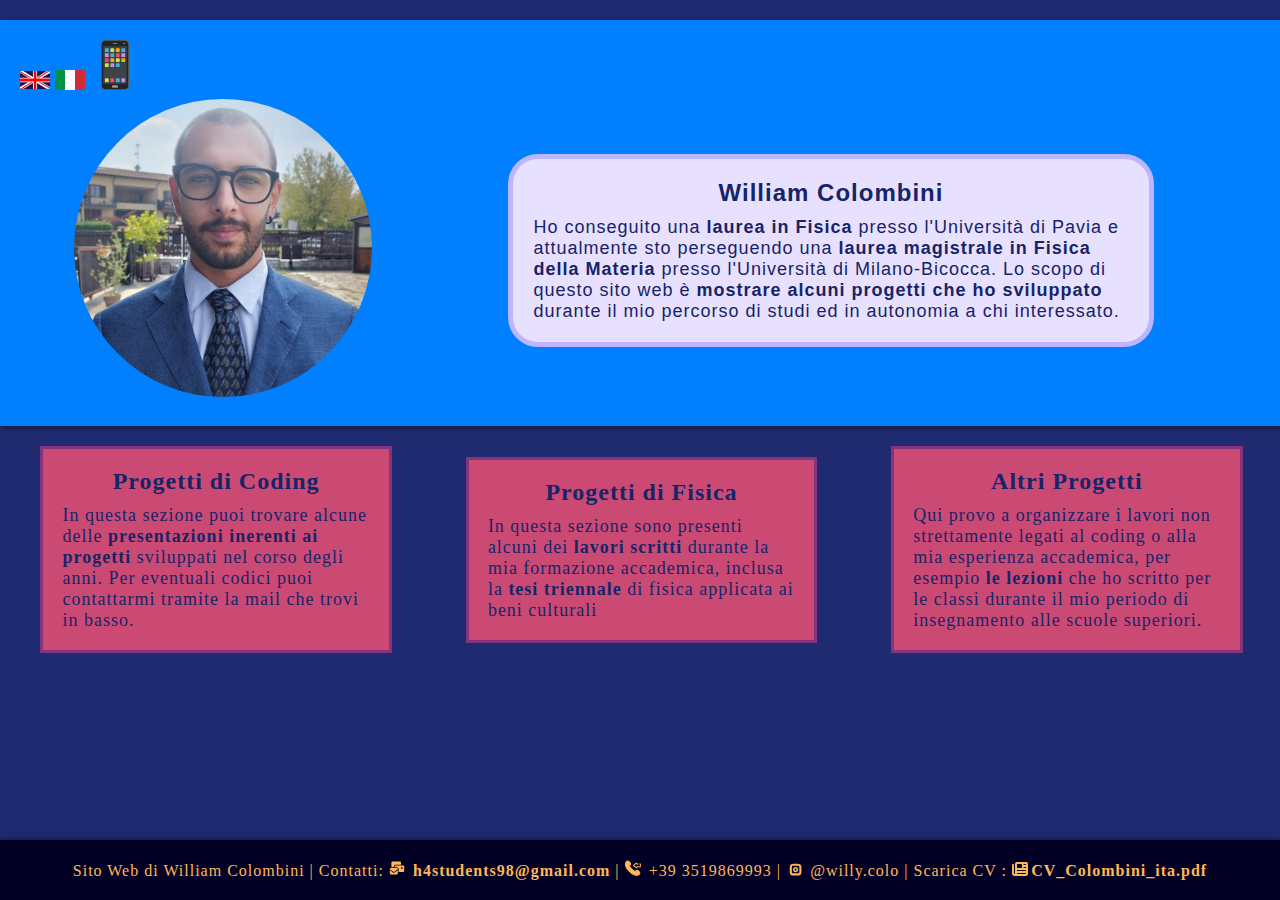
<file: desktop/about-it.html>
<!DOCTYPE html>
<html>
<head>
    <title>Homepage</title>
    <meta charset="UTF-8">
    <meta name="viewport" content="width=device-width, initial-scale=1.0">
    <link rel="stylesheet" href="../assets/css/stylehome.css">
</head>
<body>



<div class="main-content">    <!-- ---START OF MAIN CONTENT--- -->
    <div class="gradientbox_line">
        <!-- Language flags -->
        <div class="language-icons">
            <a href="about-en.php"><img src="../assets/images/english_pic.svg" alt="English" width="30" height="20"></a>
            <a href="#"><img src="../assets/images/italy_pic.svg" alt="Italian" width="30" height="20"></a>
            <a href="../mobile/about-it-mobile.php"><img src="../assets/images/mobile_icon.svg" alt="Mobile" width="50" height="50"></a>
        </div>
        <div class="row">
            <div class="column1">
                <img src="../assets/images/William_pic_cut.jpg" class="rounded-image">
            </div>
            <div class="column2">
                <div class="textbox">
                    <h1 style="font-family: 'Helvetica', sans-serif;">William Colombini</h1>
                    <p>Ho conseguito una <b>laurea in Fisica</b> presso <a href="https://fisica.dip.unipv.it/it">l'Università di Pavia</a> e attualmente sto perseguendo una <b>laurea magistrale in Fisica della Materia</b> presso <a href="https://www.fisica.unimib.it/it">l'Università di Milano-Bicocca</a>. Lo scopo di questo sito web è <b>mostrare alcuni progetti che ho sviluppato</b> durante il mio percorso di studi ed in autonomia a chi interessato. </p>
                </div>
            </div>
        </div>
    </div>

    <div class="row">
        <div class="threecolumn">
            <div class="textbox_bg" id="coding-projects">
                    <h1>Progetti di Coding</h1>
                    <p>In questa sezione puoi trovare alcune delle <b>presentazioni inerenti ai progetti</b> sviluppati nel corso degli anni. Per eventuali codici puoi contattarmi tramite la mail che trovi in basso.</p>
            </div>
        </div>
        <div class="threecolumn">
            <div class="textbox_bg" id="physics-projects">
                    <h1>Progetti di Fisica</h1>
                    <p>In questa sezione sono presenti alcuni dei <b>lavori scritti</b> durante la mia formazione accademica, inclusa la <b>tesi triennale</b> di fisica applicata ai beni culturali</p>
            </div>
        </div>
        <div class="threecolumn">
            <div class="textbox_bg" id="other-projects">
                    <h1>Altri Progetti</h1>
                    <p>Qui provo a organizzare i lavori non strettamente legati al coding o alla mia esperienza accademica, per esempio <b>le lezioni</b> che ho scritto per le classi durante il mio periodo di insegnamento alle scuole superiori.</p>
            </div>
        </div>
    </div>

    <div class="spacebox"></div>
</div>  <!-- ---END OF MAIN CONTENT--- -->


<script type="text/javascript" src="../assets/js/Myboxeffects-it.js"></script>

<footer class="footer">
    <script type="text/javascript" language="javascript" src="../includes/Loadfooter-it.js"></script>
</footer>
</body>
</html>
</file>
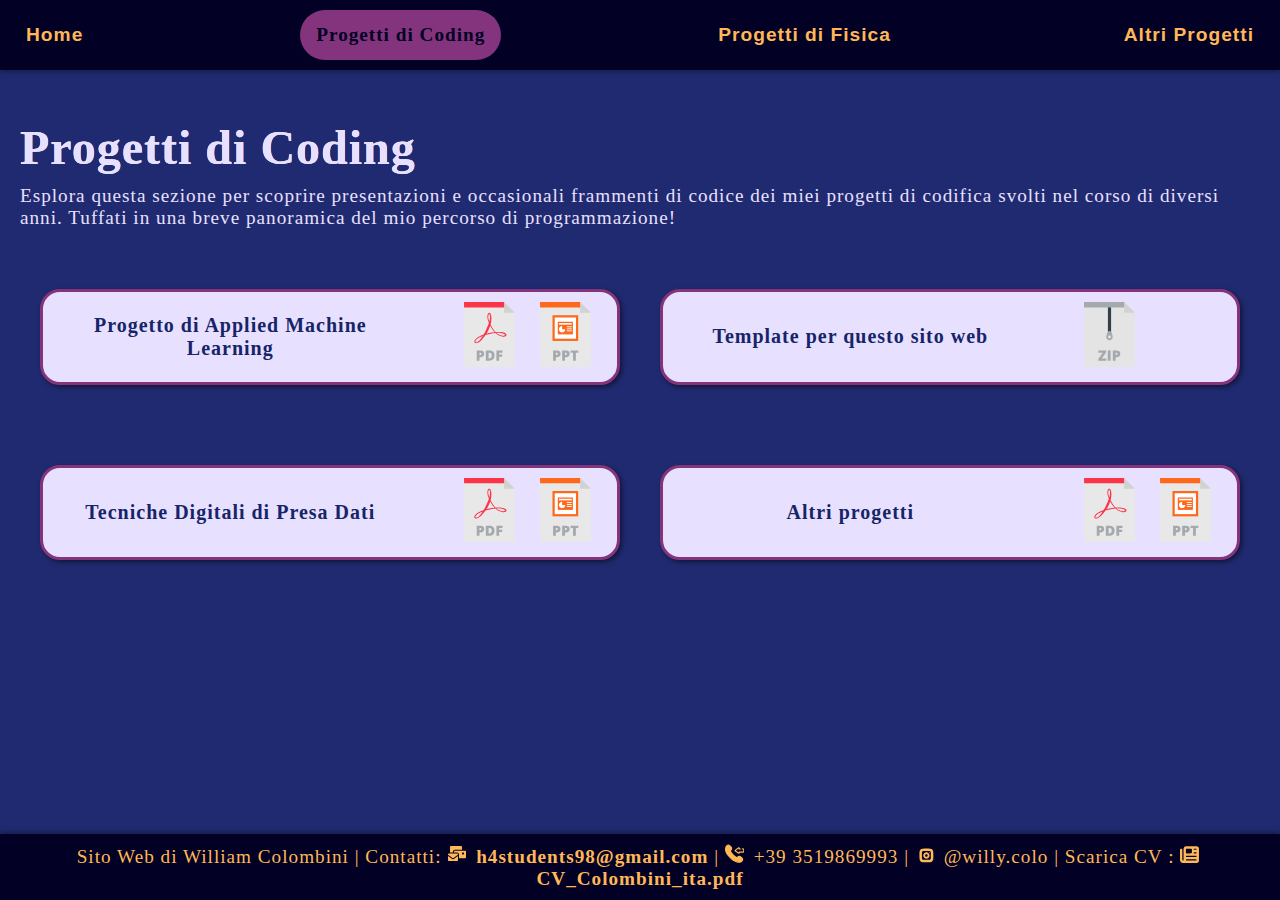
<file: desktop/Codinghome-it.html>
<!DOCTYPE html>
<html>
<head>
	<title>Progetti di Coding Colombini</title>
	<meta charset="UTF-8">
	<meta name="viewport" content="width=device-width, initial-scale=1.0">
	<link rel="stylesheet" href="../assets/css/stylebases.css">
</head>
<body>

	<script> var activePage = "Codinghome-it"; </script>  <!-- Set the active page as Codinghome -->
	<script type="text/javascript" language="javascript" src="../includes/Loadmenu-it.js"></script>


<div class="main-content">  <!-- ---START OF MAIN CONTENT--- -->
    <div class="title">Progetti di Coding</div>
    <div class="textmain">Esplora questa sezione per scoprire presentazioni e occasionali frammenti di codice dei miei progetti di codifica svolti nel corso di diversi anni. Tuffati in una breve panoramica del mio percorso di programmazione!</div>

    <div class="row">
        <div class="twocolumn">
            <div class="gradientbox_project">
                <div class="col_proj_1">
                    <button class="button-like-gradientbox" id="ml-dropdown-toggle"><b>Progetto di Applied Machine Learning</b></button>
                </div>
                <div class="col_proj_2">
                    <a href="../downloads/pdf/Presentazione_ML.pdf"><img src="../assets/images/pdf_pic.svg" alt="download icon"></a>
                    <span style="margin: 0 2%;"></span> <!-- Add a space between the images -->
                    <a href="../downloads/ppt/Presentazione_ML.pptx"><img src="../assets/images/ppt_pic.svg" alt="download icon"></a>
                </div>
                <!-- Add dropdown content -->
                <div class="dropdown-content" id="ml-dropdown-content">>
                    <div class="columndrop">
                        <img src="../assets/images/ML_pic.gif" alt="Image">
                    </div>
                    <div class="columndrop">
                        <p>Lo scopo del progetto era analizzare un determinato set di dati e trovare l'algoritmo di classificazione migliore per distinguere i "dati buoni" dai "dati cattivi". Per il codice MATLAB, contattami (presto disponibile su GitHub). Nel frattempo, puoi scaricare la presentazione che fornisce una panoramica delle varie fasi e del lavoro svolto. </p>
                    </div>
                </div>
            </div>
        </div> 
        <div class="twocolumn">
            <div class="gradientbox_project">
                <div class="col_proj_1">
                    <button class="button-like-gradientbox" id="web-dropdown-toggle"><b>Template per questo sito web</b></button>
                </div>
                <div class="col_proj_2">
                    <a href="../downloads/folder/Site_template.zip"><img src="../assets/images/folder_pic.svg" alt="download icon"></a>
                </div>
                <!-- Add dropdown content -->
                <div class="dropdown-content" id="web-dropdown-content">>
                    <div class="columndrop">
                        <img src="../assets/images/web_pic.png" alt="Image">
                    </div>
                    <div class="columndrop">
                        <p>Scarica liberamente il template di sito web di base per esplorare la sua struttura e personalizzarlo secondo le tue preferenze.</p>
                    </div>
                </div>
            </div>
        </div>
    </div>

    <div class="row">
        <div class="twocolumn">
            <div class="gradientbox_project">
                <div class="col_proj_1">
                   <button class="button-like-gradientbox" id="td-dropdown-toggle"><b>Tecniche Digitali di Presa Dati</b></button>
                </div>
                <div class="col_proj_2">
                    <a href="../downloads/pdf/Progetto_Info_Colombini.pdf"><img src="../assets/images/pdf_pic.svg" alt="download icon"></a>
                    <span style="margin: 0 2%;"></span> <!-- Add a space between the images -->
                    <a href="../downloads/ppt/Progetto_Info_Colombini.pptx"><img src="../assets/images/ppt_pic.svg" alt="download icon"></a>
                </div>
                <!-- Add dropdown content -->
                <div class="dropdown-content" id="td-dropdown-content">
                    <div class="columndrop">
                        <img src="../assets/images/Tec_dig_pic.gif" alt="Image">
                    </div>
                    <div class="columndrop">
                        <p>Il progetto è stato sviluppato utilizzando linguaggi di programmazione come C, C# e C++. Ha coinvolto la simulazione di un sensore con un Arduino, che ha trasmesso dati basati sulla configurazione fisica dell'Arduino a una console per computer. Il computer ha quindi raccolto e analizzato questi dati in tempo reale. Il progetto è iniziato con la decisione di una struttura per i dati inviati ed ha esplorato il campo della raccolta di dati IRT. Per il codice, contattami (presto disponibile su GitHub).  </p>
                    </div>
                </div>
            </div>
        </div> 
        <div class="twocolumn">
            <div class="gradientbox_project">
                <div class="col_proj_1">
                    <button class="button-like-gradientbox" id="work-dropdown-toggle"><b>Altri progetti</b></button>
                </div>
                <div class="col_proj_2">
                    <a href="#"><img src="../assets/images/pdf_pic.svg" alt="download icon"></a>
                    <span style="margin: 0 2%;"></span> <!-- Add a space between the images -->
                    <a href="#"><img src="../assets/images/ppt_pic.svg" alt="download icon"></a>
                </div>
                <!-- Add dropdown content -->
                <div class="dropdown-content" id="work-dropdown-content">
                    <div class="columndrop">
                        <p>Questo spazio è dedicato per i nuovi progetti in via di sviluppo. Controlla ogni tanto per scoprire se è apparso qualcosa di nuovo!</p>
                    </div>
                </div>
            </div>
        </div>
    </div>

</div>  <!-- ---END OF MAIN CONTENT--- -->
	

<script>
document.addEventListener("DOMContentLoaded", function () {
  // Get all button elements
  const buttons = document.querySelectorAll(".gradientbox_project button");

  // Get all dropdown content elements
  const dropdownContents = document.querySelectorAll(".gradientbox_project .dropdown-content");

  // Iterate over each button and add a click event listener
  buttons.forEach((button) => {
    button.addEventListener("click", function () {
      // Find the associated dropdown content by ID
      const dropdownId = this.getAttribute("id").replace("-toggle", "-content");
      const dropdownContent = document.getElementById(dropdownId);

      // Close all other dropdowns
      dropdownContents.forEach((content) => {
        if (content !== dropdownContent) {
          content.style.display = "none";
          content.style.opacity = "0";
          content.style.pointerEvents = "none";
        }
      });

      // Toggle the display of the clicked dropdown content
      if (dropdownContent.style.display === "block") {
        dropdownContent.style.display = "none";
        dropdownContent.style.opacity = "0";
        dropdownContent.style.pointerEvents = "none";
      } else {
        dropdownContent.style.display = "block";
        dropdownContent.style.opacity = "1";
        dropdownContent.style.pointerEvents = "auto";
      }
    });
  });
});

</script>

<footer class="footer">
	<script type="text/javascript" language="javascript" src="../includes/Loadfooter-it.js"></script>
</footer>
</body>

</html>
</file>
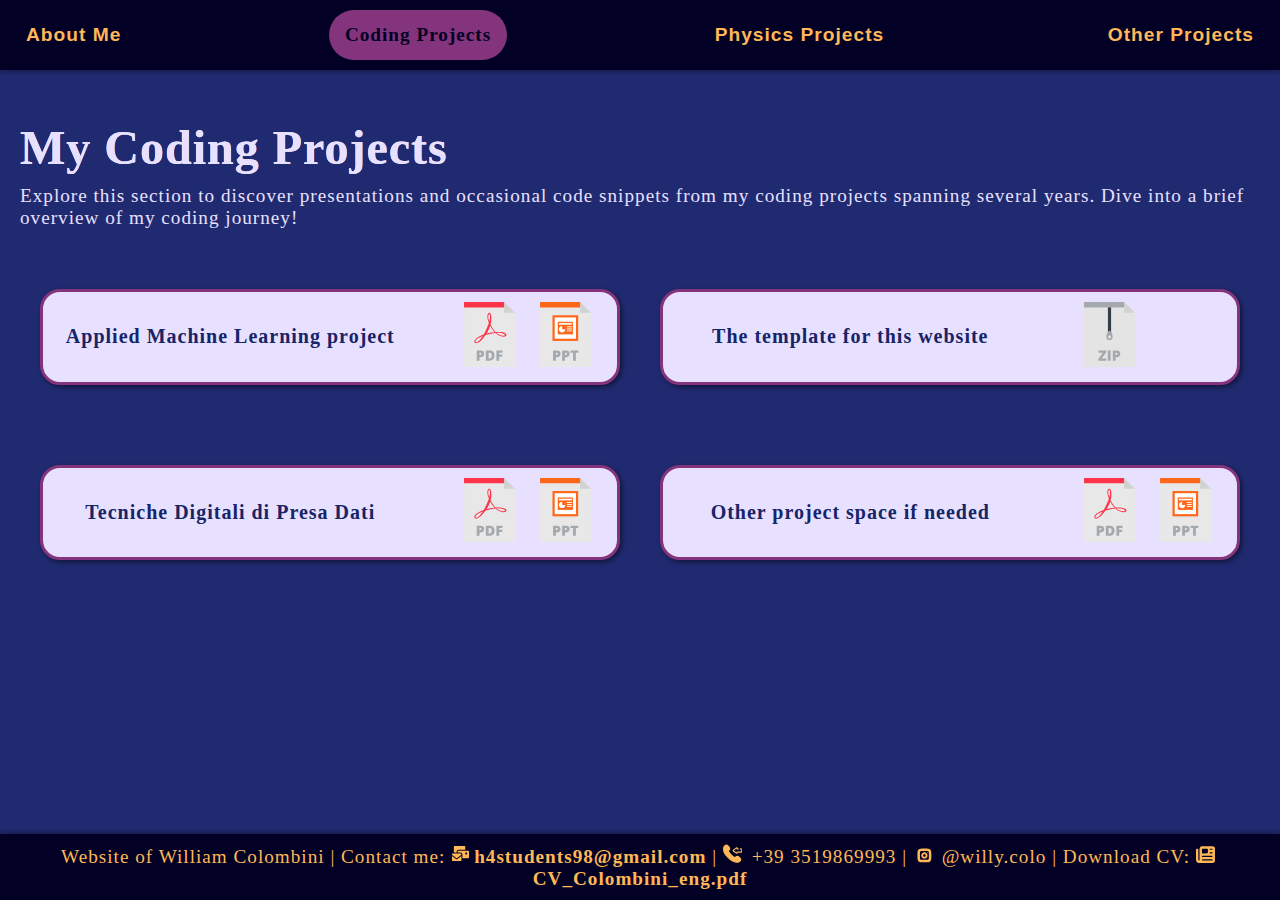
<file: desktop/Codinghome.html>
<!DOCTYPE html>
<html>
<head>
	<title>Coding Projects Colombini</title>
	<meta charset="UTF-8">
	<meta name="viewport" content="width=device-width, initial-scale=1.0">
	<link rel="stylesheet" href="../assets/css/stylebases.css">
</head>
<body>

	<script> var activePage = "Codinghome"; </script>  <!-- Set the active page as Codinghome -->
	<script type="text/javascript" language="javascript" src="../includes/Loadmenu-en.js"></script>


<div class="main-content">	<!-- ---START OF MAIN CONTENT--- -->
	<div class="title">My Coding Projects</div>
	<div class="textmain">Explore this section to discover presentations and occasional code snippets from my coding projects spanning several years. Dive into a brief overview of my coding journey!</div>

    <div class="row">
        <div class="twocolumn">
            <div class="gradientbox_project">
                <div class="col_proj_1">
                    <button class="button-like-gradientbox" id="ml-dropdown-toggle"><b>Applied Machine Learning project</b> </button>
                </div>
                <div class="col_proj_2">
                    <a href="../downloads/pdf/Presentazione_ML.pdf"><img src="../assets/images/pdf_pic.svg" alt="download icon"></a>
                    <span style="margin: 0 2%;"></span> <!-- Add a space between the images -->
                    <a href="../downloads/ppt/Presentazione_ML.pptx"><img src="../assets/images/ppt_pic.svg" alt="download icon"></a>
                </div>
                <!-- Add dropdown content -->
                <div class="dropdown-content" id="ml-dropdown-content">
                    <div class="columndrop">
                        <img src="../assets/images/ML_pic.gif" alt="Image">
                    </div>
                    <div class="columndrop">
                        <p>The aim of the project was to analyze a given dataset and find the best classification algorithm in order to distinguish "good data" from "bad data". For the matlab code contact me (soon avaiable on GitHub). During the wait, you can download the presentation that provides an overview of the various steps and the work done to complete the  task. </p>
                    </div>
                </div>
            </div>
        </div> 
        <div class="twocolumn">
            <div class="gradientbox_project">
                <div class="col_proj_1">
                    <button class="button-like-gradientbox" id="web-dropdown-toggle"><b>The template for this website</b></button>
                </div>
                <div class="col_proj_2">
                    <a href="../downloads/folder/Site_template.zip"><img src="../assets/images/folder_pic.svg" alt="download icon"></a>
                </div>
                <!-- Add dropdown content -->
                <div class="dropdown-content" id="web-dropdown-content">
                    <div class="columndrop">
                        <img src="../assets/images/web_pic.png" alt="Image">
                    </div>
                    <div class="columndrop">
                        <p>Feel free to download the foundational website template to explore its structure and customize it according to your preferences.</p>
                    </div>
                </div>
            </div>
        </div>
    </div>

    <div class="row">
        <div class="twocolumn">
            <div class="gradientbox_project">
                <div class="col_proj_1">
                   <button class="button-like-gradientbox" id="td-dropdown-toggle"><b>Tecniche Digitali di Presa Dati</b></button>
                </div>
                <div class="col_proj_2">
                    <a href="../downloads/pdf/Progetto_Info_Colombini.pdf"><img src="../assets/images/pdf_pic.svg" alt="download icon"></a>
                    <span style="margin: 0 2%;"></span> <!-- Add a space between the images -->
                    <a href="../downloads/ppt/Progetto_Info_Colombini.pptx"><img src="../assets/images/ppt_pic.svg" alt="download icon"></a>
                </div>
                <!-- Add dropdown content -->
                <div class="dropdown-content" id="td-dropdown-content">
                    <div class="columndrop">
                        <img src="../assets/images/Tec_dig_pic.gif" alt="Image">
                    </div>
                    <div class="columndrop">
                        <p>The project was developed using programming languages such as C, C#, and C++. It involved simulating a sensor with an Arduino, which transmitted data based on the Arduino's physical setup to a computer console. The computer then collected and analyzed this data in real-time. The project start with the decision of a structure for the data sent and explore the field of IRT data collection. For the code contact me (soon avaiable on GitHub). </p>
                    </div>
                </div>
            </div>
        </div> 
        <div class="twocolumn">
            <div class="gradientbox_project">
                <div class="col_proj_1">
                    <button class="button-like-gradientbox" id="work-dropdown-toggle"><b>Other project space if needed</b></button>
                </div>
                <div class="col_proj_2">
                    <a href="#"><img src="../assets/images/pdf_pic.svg" alt="download icon"></a>
                    <span style="margin: 0 2%;"></span> <!-- Add a space between the images -->
                    <a href="#"><img src="../assets/images/ppt_pic.svg" alt="download icon"></a>
                </div>
                <!-- Add dropdown content -->
                <div class="dropdown-content" id="work-dropdown-content">
                    <div class="columndrop">
                        <p>This space is dedicated to new projects on develpment. Check sometimes in order to see if something new appear!</p>
                    </div>
                </div>
            </div>
        </div>
    </div>

</div>  <!-- ---END OF MAIN CONTENT--- -->
	
<script>
document.addEventListener("DOMContentLoaded", function () {
  // Get all button elements
  const buttons = document.querySelectorAll(".gradientbox_project button");

  // Get all dropdown content elements
  const dropdownContents = document.querySelectorAll(".gradientbox_project .dropdown-content");

  // Iterate over each button and add a click event listener
  buttons.forEach((button) => {
    button.addEventListener("click", function () {
      // Find the associated dropdown content by ID
      const dropdownId = this.getAttribute("id").replace("-toggle", "-content");
      const dropdownContent = document.getElementById(dropdownId);

      // Close all other dropdowns
      dropdownContents.forEach((content) => {
        if (content !== dropdownContent) {
          content.style.display = "none";
          content.style.opacity = "0";
          content.style.pointerEvents = "none";
        }
      });

      // Toggle the display of the clicked dropdown content
      if (dropdownContent.style.display === "block") {
        dropdownContent.style.display = "none";
        dropdownContent.style.opacity = "0";
        dropdownContent.style.pointerEvents = "none";
      } else {
        dropdownContent.style.display = "block";
        dropdownContent.style.opacity = "1";
        dropdownContent.style.pointerEvents = "auto";
      }
    });
  });
});

</script>

<footer class="footer">
	<script type="text/javascript" language="javascript" src="../includes/Loadfooter-en.js"></script>
</footer>
</body>

</html>
</file>
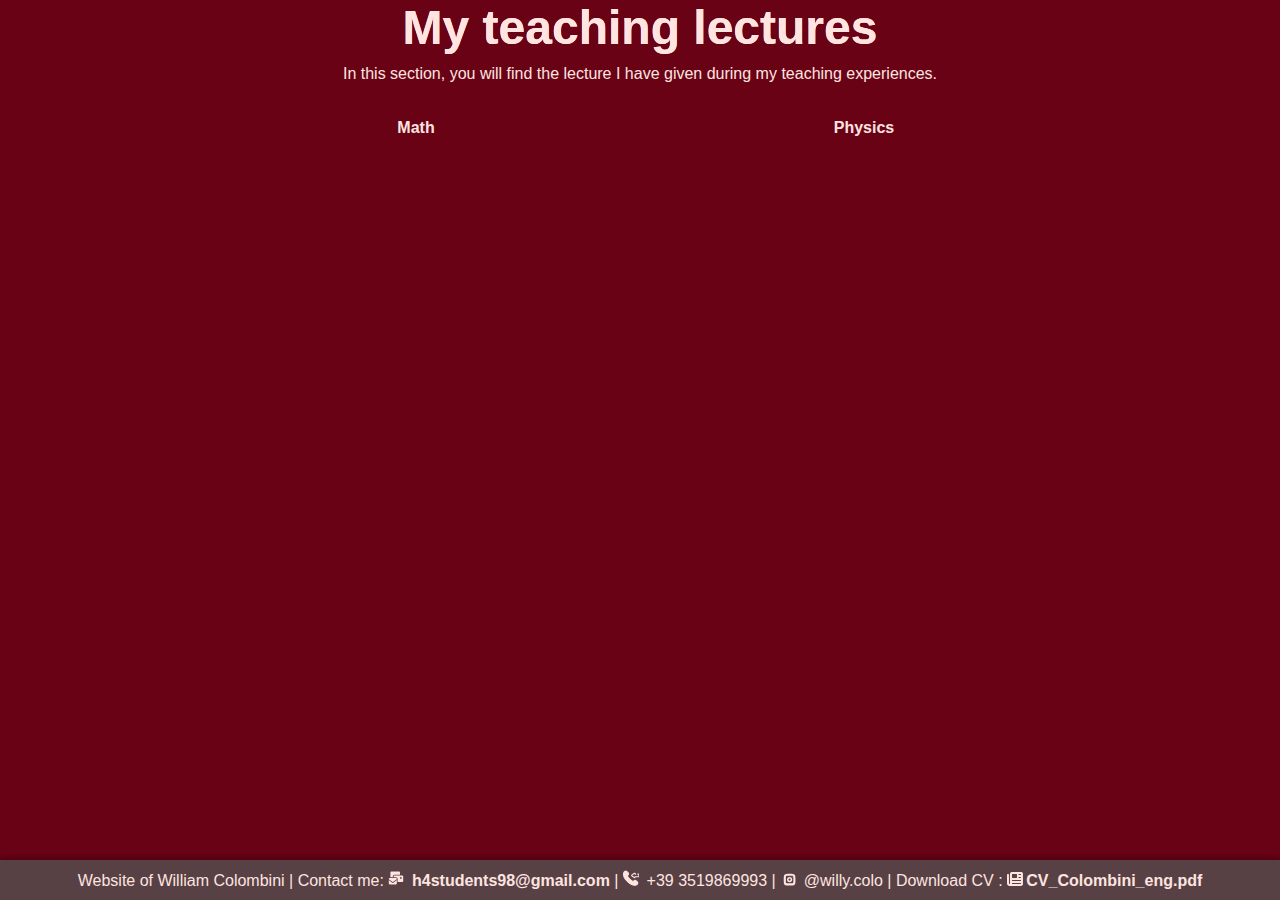
<file: desktop/Lectures.html>
<!DOCTYPE html>
<html>
<head>
  <title>High School Lectures Colombini</title>
  <meta charset="UTF-8">
  <meta name="viewport" content="width=device-width, initial-scale=1.0">
  <link rel="stylesheet" href="../assets/css/stylelect.css">
</head>
<body>

<div class="smallbox"></div>
<div class="main-content">
  <center><div class="title">My teaching lectures</div></center>
  <center><div class="textmain">In this section, you will find the lecture I have given during my teaching experiences.</div></center>

  <div class="dropcontainer">
    <div class="dropboxMath" id="mathBox" onclick="toggleDropdown('mathDropdown', 'mathBox')">
      <b>Math</b>
    </div>
    <div class="dropboxPhys" id="physBox" onclick="toggleDropdown('physDropdown', 'physBox')">
      <b>Physics</b>
    </div>
  </div>

  <div class="dropdown-content" id="mathDropdown">
    <h3> Primo Anno Scienze Umane </h3> 
    <div class="row">
      <div class="fourcol"> 
          <a href="../downloads/pdf/mate/Lezione_Monomi_1a_scienze_umane.pdf">Monomi_1a_scienze_umane</a>
      </div>
      <div class="fourcol"> 
          <a href="../downloads/pdf/mate/Esercizi_Polinomi_1a_scienze_umane.pdf">Es_Polinomi_1a_scienze_umane</a>
      </div>
      <div class="fourcol"> 
          <a href="../downloads/pdf/mate/Lezione_Prodotti_Notevoli_1a_scienze_umane.pdf">Prodotti_Notevoli_1a_scienze_umane</a>
      </div>
    </div>
    <h3> Terzo Anno Agrario </h3>
    <div class="row">
      <div class="fourcol"> 
          <a href="../downloads/pdf/mate/Disequazioni_3a_agrario.pdf">Disequazioni_3a_agrario</a>
      </div>
      <div class="fourcol"> 
          <a href="../downloads/pdf/mate/Statistica_1_3a_agrario.pdf">Statistica_1_3a_agrario</a>
      </div>
      <div class="fourcol"> 
          <a href="../downloads/pdf/mate/Statistica_2_3a_agrario.pdf">Statistica_2_3a_agrario 3</a>
      </div>
    </div>
    <h3> Quinto Anno Agrario </h3>
    <div class="row">   
      <div class="fourcol"> 
          <a href="../downloads/pdf/mate/Interpretare_derivate_5a_agrario.pdf">Interpretare_derivate_5a_agrario</a>
      </div>   
    </div>
  </div>
  <div class="dropdown-content" id="physDropdown">
    <h3> Terzo Anno Scienze Umane </h3> 
    <div class="row">
      <div class="fourcol"> 
          <a href="../downloads/pdf/fisica/Vettori_3a_scienze_umane.pdf">Vettori_3a_scienze_umane</a>
      </div>
      <div class="fourcol"> 
          <a href="../downloads/pdf/fisica/Forze_3a_scienze_umane.pdf">Forze_3a_scienze_umane</a>
      </div>
      <div class="fourcol"> 
          <a href="../downloads/pdf/fisica/Attrito_3a_scienze_umane.pdf">Attrito_3a_scienze_umane</a>
      </div>
      <div class="fourcol"> 
          <a href="../downloads/pdf/fisica/Consigli_per_vacanze.pdf">Consigli_per_vacanze</a>
      </div>
    </div>
    <h3> Quarto Anno Scienze Umane </h3> 
    <div class="row">
      <div class="fourcol"> 
          <a href="../downloads/pdf/fisica/Lavoro_Intro_4a_scienze_umane.pdf">Lavoro_Intro_4a_scienze_umane</a>
      </div>
      <div class="fourcol"> 
          <a href="../downloads/pdf/fisica/Potenza_1_4a_scienze_umane.pdf">Potenza_1_4a_scienze_umane</a>
      </div>
      <div class="fourcol"> 
          <a href="../downloads/pdf/fisica/Potenza_2_4a_scienze_umane.pdf">Potenza_2_4a_scienze_umane</a>
      </div>
      <div class="fourcol"> 
          <a href="../downloads/pdf/fisica/Energia_1_4a_scienze_umane.pdf">Energia_1_4a_scienze_umane</a>
      </div>
    </div>
    <div class="row">
      <div class="fourcol"> 
          <a href="../downloads/pdf/fisica/Energia_1_4a_scienze_umane.pdf">Energia_2_4a_scienze_umane</a>
      </div>
      <div class="fourcol"> 
          <a href="../downloads/pdf/fisica/Consigli_per_vacanze.pdf">Consigli_per_vacanze</a>
      </div>
    </div>

    <h3> Quinto Anno Scienze Umane </h3>
    <div class="row">
      <div class="fourcol"> 
          <a href="../downloads/pdf/fisica/Campo_Elettrico_5a_scienze_umane.pdf">Campo_Elettrico_5a_scienze_umane</a>
      </div>
      <div class="fourcol"> 
          <a href="../downloads/pdf/fisica/Potenziale_Elettrico_5a_scienze_umane.pdf">Potenziale_5a_scienze_umane</a>
      </div>
      <div class="fourcol"> 
          <a href="../downloads/pdf/fisica/Condensatore_5a_scienze_umane.pdf">Condensatore_5a_scienze_umane</a>
      </div>
      <div class="fourcol"> 
          <a href="../downloads/pdf/fisica/Appunti_5a_scienze_umane.pdf">Appunti_5a_scienze_umane</a>
      </div>
    </div>
  </div>
</div>

<footer class="footer">
  <script type="text/javascript" language="javascript" src="../includes/Loadfooterlect-en.js"></script>
</footer>

<script type="text/javascript" language="javascript" src="../assets/js/Dropdownfunctions.js"></script>

</body>
</html>
</file>
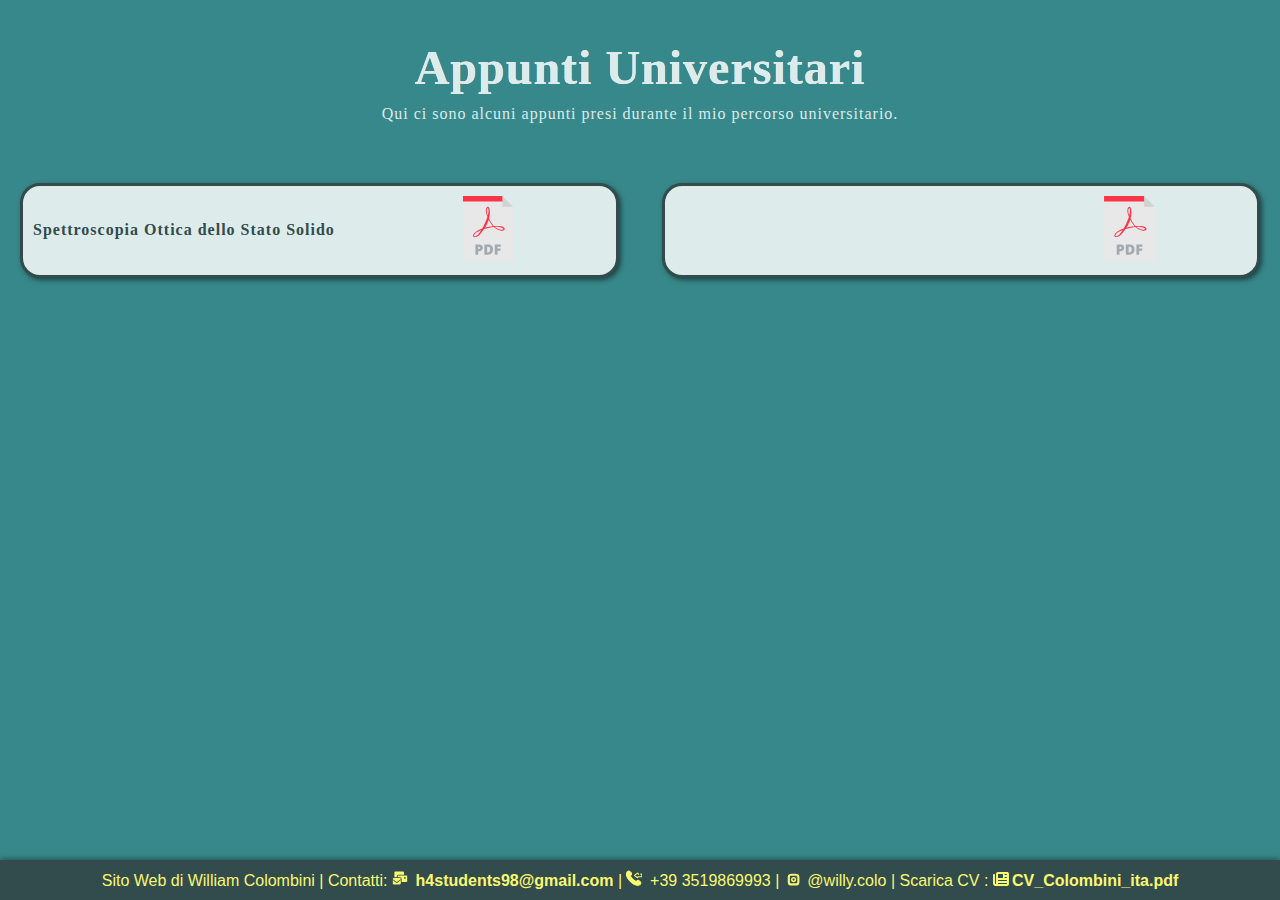
<file: desktop/Notes-it.html>
<!DOCTYPE html>
<html>
<head>
	<title>Appunti Colombini</title>
	<meta charset="UTF-8">
	<meta name="viewport" content="width=device-width, initial-scale=1.0">
	<link rel="stylesheet" href="../assets/css/stylenotes.css">
</head>
<body>

<div class="spacebox"></div>
<div class="main-content">	<!-- ---START OF MAIN CONTENT--- -->
	<center><div class="title">Appunti Universitari</div></center>
	<center><div class="textmain">Qui ci sono alcuni appunti presi durante il mio percorso universitario.</div></center>

    <div class="row">
        <div class="twocolumn">
            <div class="gradientbox_project">
                <div class="col_proj_1">
                    <b>Spettroscopia Ottica dello Stato Solido</b>
                </div>
                <div class="col_proj_2">
                    <a href="../downloads/pdf/uni/Appunti_Colombini_Spettroscopia.pdf"><img src="../assets/images/pdf_pic.svg" alt="download icon"></a>
                </div>
            </div>
        </div> 
        <div class="twocolumn">
            <div class="gradientbox_project">
                <div class="col_proj_1">
                    <b></b>
                </div>
                <div class="col_proj_2">
                    <a href="#"><img src="../assets/images/pdf_pic.svg" alt="download icon" ></a>
                </div>
            </div>
        </div>
    </div>

    <div class="spacebox"></div>

</div>  <!-- ---END OF MAIN CONTENT--- -->
	

<footer class="footer">
	<script type="text/javascript" language="javascript" src="../includes/Loadfooternote-it.js"></script>
</footer>
</body>
</html>
</file>
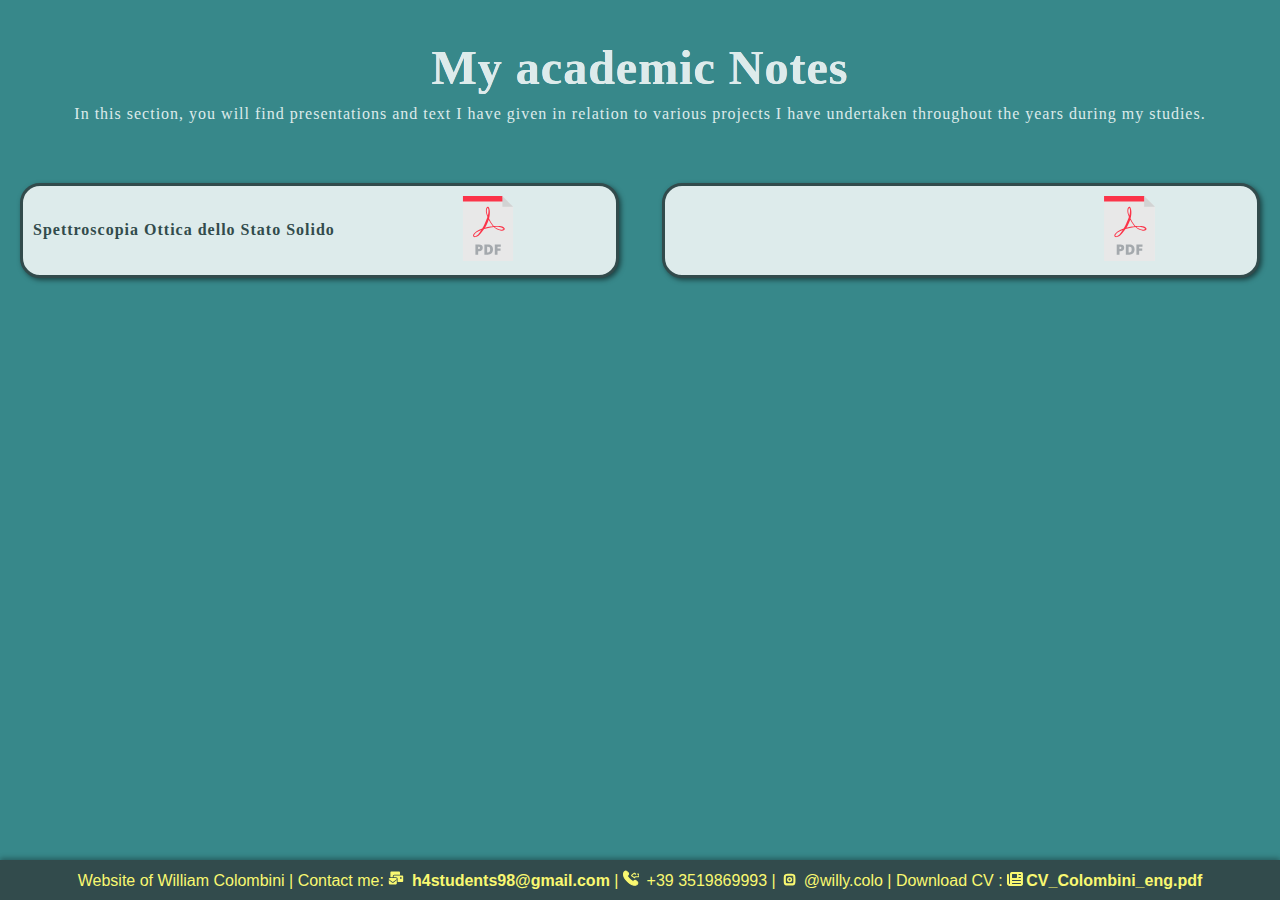
<file: desktop/Notes.html>
<!DOCTYPE html>
<html>
<head>
	<title>Personal Notes Colombini</title>
	<meta charset="UTF-8">
	<meta name="viewport" content="width=device-width, initial-scale=1.0">
	<link rel="stylesheet" href="../assets/css/stylenotes.css">
</head>
<body>

<div class="spacebox"></div>
<div class="main-content">	<!-- ---START OF MAIN CONTENT--- -->
	<center><div class="title">My academic Notes</div></center>
	<center><div class="textmain">In this section, you will find presentations and text I have given in relation to various projects I have undertaken throughout the years during my studies.</div></center>

    <div class="row">
        <div class="twocolumn">
            <div class="gradientbox_project">
                <div class="col_proj_1">
                    <b>Spettroscopia Ottica dello Stato Solido</b>
                </div>
                <div class="col_proj_2">
                    <a href="../downloads/pdf/uni/Appunti_Colombini_Spettroscopia.pdf"><img src="../assets/images/pdf_pic.svg" alt="download icon"></a>
                </div>
            </div>
        </div> 
        <div class="twocolumn">
            <div class="gradientbox_project">
                <div class="col_proj_1">
                    <b></b>
                </div>
                <div class="col_proj_2">
                    <a href="#"><img src="../assets/images/pdf_pic.svg" alt="download icon" ></a>
                </div>
            </div>
        </div>
    </div>

    <div class="spacebox"></div>

</div>  <!-- ---END OF MAIN CONTENT--- -->
	

<footer class="footer">
	<script type="text/javascript" language="javascript" src="../includes/Loadfooternote-en.js"></script>
</footer>
</body>
</html>
</file>
<file: style.css>
/* GENERAL */

@import url("https://fonts.googleapis.com/css2?family=Poppins:wght@300;400;500;600&display=swap");

* {
  margin: 0;
  padding: 0;
}

html {
    scroll-behavior: smooth;
}

/* Apply zoom effect to links, buttons, and images */
a:hover,
.btn:hover,
.icon:hover,
.project-img:hover{
  transform: scale(1.05); /* Scale up by 5% */
  transition: transform 0.3s ease; /* Smooth transition */
}

/* Ensure the transition applies on all interactive items */
a, .btn, .icon, .project-i mg, .details-container, input, textarea {
  transition: transform 0.3s ease; /* Initial transition setup */
}

:root{
  --primary-color: #EEEEEE;
  --secondary-color: #7FA1C3;
  --third-color: #6482AD;
  --fourth-color: #134B70;
  --fifth-color: #201E43;
  --white: #FFFFFF;
  --black: #000000;
}
.dark-theme{
  --primary-color: #201E43;
  --secondary-color: #134B70;
  --third-color: #6482AD;
  --fourth-color: #7FA1C3;
  --fifth-color: #EEEEEE;
  --white: #000000;
  --black: #FFFFFF;
}

body {
  font-family: "Poppins", sans-serif;
  background-color: var(--primary-color);
}

html {
  scroll-behavior: smooth;
}

p {
  color: var(--fourth-color);
}

/* TRANSITION */

a,
.btn {
  transition: all 300ms ease;
}

/* DESKTOP NAV */

nav,
.nav-links {
  display: flex;
}

nav {
  justify-content: space-around;
  align-items: center;
  height: 17vh;
}

.nav-links {
  gap: 2rem;
  list-style: none;
  font-size: 1.5rem;
}

a {
  color: var(--fourth-color);
  text-decoration: none;
  text-decoration-color: white;
}

a:hover {
  color: var(--third-color)
}

.logo {
  font-size: 2rem;
  color: var(--fifth-color);
}

.logo:hover {
  cursor: default;
}

#darktheme-icon{
  width: 30px;
  cursor: pointer;
}

#darktheme2-icon{
  width: 30px;
  cursor: pointer;
}

/* HAMBURGER MENU */

#hamburger-nav {
  display: none;
}

.hamburger-menu {
  position: relative;
  display: inline-block;
  z-index: 3;
}

.hamburger-icon {
  display: flex;
  flex-direction: column;
  justify-content: space-between;
  height: 24px;
  width: 30px;
  cursor: pointer;
}

.hamburger-icon span {
  width: 100%;
  height: 2px;
  background-color: var(--fifth-color);
  transition: all 0.3 ease-in-out;
}

.menu-links {
  position: absolute;
  top: 100%;
  right: 0;
  background-color: var(--fifth-color);
  width: fit-content;
  max-height: 0;
  overflow: hidden;
  transition: all 0.3 ease-in-out;
}

.menu-links a {
  display: block;
  padding: 10px;
  text-align: center;
  font-size: 1.5rem;
  color: var(--primary-color);
  text-decoration: none;
  transition: all 0.3 ease-in-out;
}

.menu-links li {
  list-style: none;
}

.menu-links.open {
  max-height: 300px;
  border-radius: 2rem;
}

.hamburger-icon.open span:first-child {
  transform: rotate(45deg) translate(10px, 5px);
}

.hamburger-icon.open span:nth-child(2) {
  opacity: 0;
}

.hamburger-icon.open span:last-child {
  transform: rotate(-45deg) translate(10px, -5px);
}

.hamburger-icon span:first-child {
  transform: none;
}

.hamburger-icon span:first-child {
  opacity: 1;
}

.hamburger-icon span:first-child {
  transform: none;
}

/* SECTIONS */

section {
  padding-top: 4vh;
  height: 110vh;
  margin: 0 10rem;
  box-sizing: border-box;
}

.section-container {
  display: flex;
}

/* PROFILE SECTION */

#profile {
  position: relative; /* Allows positioning of pseudo-elements */
  overflow: hidden; /* Keeps the background within the section bounds */
  display: flex; /* Enables flexbox for centering content */
  align-items: center; /* Centers content vertically */
  justify-content: center; /* Centers content horizontally */
  min-height: 100vh; /* Ensures the section occupies the full viewport height */
}

/*
#profile::before {
  content: "";
  position: absolute;
  top: 0;
  left: 0;
  width: 100%;
  height: 100%;
  background-image: url("./assets/Image-transformed.jpeg");
  background-size: cover; 
  background-position: center; 
  background-repeat: no-repeat; 
  z-index: -2; 
}
*/

#profile::after {
  content: '';
  position: absolute;
  top: 0;
  left: 0;
  width: 100%;
  height: 100%;
  /* Creates a gradient that fades vertically */
  background: linear-gradient(
    to bottom,
    rgba(108, 76, 206, 0.9) 0%,
    rgba(127, 86, 253, 0.7) 50%,
    rgba(127, 86, 253, 0) 100%
  );
  z-index: -1; /* Sets the gradient above the background image but below the content */
}

.section__pic-container {
  position: relative; /* Keeps the image on top of the gradient */
  display: flex; /* Centers the image within the container */
  align-items: center; /* Vertically centers the image */
  justify-content: center; /* Horizontally centers the image */
  max-width: 50%; /* Prevents overflow */
  z-index: 1; /* Ensures the content is above the gradient */
  height: 400px;
  width: 400px;
  margin: auto 0;
}

.section__pic-container img {
  max-width: 100%; /* Ensures the image scales properly */
  height: auto; /* Maintains the image's aspect ratio */
  object-fit: cover; /* Ensures the image fits well inside the container */
}

.section__text {
  margin: 3rem;
  align-self: center;
  text-align: center;
}

.section__text p {
  font-weight: 600;
}

.section__text__p1 {
  text-align: center;
}

.section__text__p2 {
  font-size: 1.75rem;
  margin-bottom: 1rem;
}

.title {
  font-size: 3rem;
  text-align: center;
  color: var(--fifth-color);
}

#socials-container {
  display: flex;
  justify-content: center;
  margin-top: 1.5rem;
  gap: 1rem;
}

/* ICONS */

.icon {
  cursor: pointer;
  height: 2rem;
}

/* BUTTONS */

.btn-container {
  display: flex;
  justify-content: center;
  gap: 1rem;
}

.btn {
  font-weight: 600;
  transition: all 300ms ease;
  padding: 1rem;
  width: 8rem;
  border-radius: 2rem;
}

.btn-color-1,
.btn-color-2 {
  border: rgb(53, 53, 53) 0.1rem solid;
}

.btn-color-1:hover,
.btn-color-2:hover {
  cursor: pointer;
}

.btn-color-1,
.btn-color-2:hover {
  background: rgb(53, 53, 53);
  color: white;
}

.btn-color-1:hover {
  background: var(--light-primary-color);
}

.btn-color-2 {
  background: none;
}

.btn-color-2:hover {
  border: rgb(255, 255, 255) 0.1rem solid;
}

.btn-container {
  gap: 1rem;
}

/* ABOUT SECTION */

#about {
  position: relative;
}

.about-containers {
  gap: 2rem;
  margin-bottom: 2rem;
  margin-top: 2rem;
}

.about-details-container {
  justify-content: center;
  flex-direction: column;
}

.about-containers,
.about-details-container {
  display: flex;
}

.about-pic {
  border-radius: 2rem;
}

.arrow {
  position: absolute;
  right: -5rem;
  bottom: 2.5rem;
}

.details-container {
  padding: 1.5rem;
  flex: 1;
  background: var(--secondary-color);
  border-radius: 2rem;
  border: 0.1rem solid;
  border-color: var(--fifth-color);
  text-align: center;
}

.about-sub-title {
  color: var(--fifth-color);
}

/* EXPERIENCE SECTION */

#experience {
  position: relative;
}

.experience-sub-title {
  margin-top: 1rem;
  color: var(--fifth-color);
  font-weight: 600;
  font-size: 1.75rem;
  margin-bottom: 1rem;
}

.experience-details-container {
  display: flex;
  justify-content: center;
  flex-direction: column;
}

.article-container {
  display: flex;
  text-align: initial;
  flex-wrap: wrap;
  flex-direction: row;
  gap: 2.5rem;
  justify-content: space-around;
}

article {
  display: flex;
  width: 10rem;
  justify-content: space-around;
  gap: 0.5rem;
}

article .icon {
  cursor: default;
}

/* PROJECTS SECTION */

#projects {
  position: relative;
}

.color-container {
  background: var(--secondary-color);
  border-color: var(--fifth-color);
}

.project-img {
  border-radius: 2rem;
  width: 90%;
  height: 90%;
}

.project-title {
  margin: 1rem;
  color: black;
}

.project-btn {
  color: black;
  border-color: var(--fifth-color);
}

/* CONTACT */

#contact {
  display: flex;
  justify-content: center;
  flex-direction: column;
  height: 70vh;
}

/* Container for the entire form section */
.contact-info-upper-container {
  display: grid; /* Use grid layout */
  grid-template-columns: 1fr 1fr; /* Two columns of equal width */
  grid-template-rows: auto auto auto; /* Three rows, automatic height */
  gap: 0.5rem; /* Spacing between grid items */
  border-radius: 2rem;
  border: 0.1rem solid;
  background: var(--secondary-color);
  border-color: var(--fifth-color);
  margin: 2rem auto;
  padding: 1rem;
  max-width: 600px; /* Set a max width for better layout control */
}

/* Adjust input container to span both columns in the first row */
.contact-info-container:nth-child(1) {
  grid-column: span 2; /* Span across two columns */
  display: flex; /* Keep the inputs inline */
  align-items: center;
  justify-content: center;
  gap: 0.5rem;
}

/* Style the textarea to take up the full width of the second row */
.contact-info-container:nth-child(2) {
  grid-column: span 2; /* Span across both columns */
}

/* Style the button to be centered in the third row */
.contact-info-container:nth-child(3) {
  grid-column: span 2; /* Span across both columns */
  display: flex;
  justify-content: center;
  align-items: center;
}

/* General styles for form elements */
.contact-info-container input,
.contact-info-container textarea {
  width: 100%; /* Ensure inputs and textarea fill the available space */
  padding: 0.5rem;
  border-radius: 0.25rem;
  border: 1px solid #ccc;
  box-sizing: border-box; /* Prevent padding from affecting the width */
}

.contact-info-container button {
  cursor: pointer;
  font-weight: 600;
  transition: all 300ms ease;
  padding: 0.5rem;
  width: 8rem;
  border-radius: 2rem;
  border: rgb(53, 53, 53) 0.1rem solid;
}

.contact-info-container button:hover {
  background: rgb(53, 53, 53);
  color: white;
  border: rgb(255, 255, 255) 0.1rem solid;
}

.contact-info-container p {
  font-size: larger;
}

.icon-nolink {
  cursor: default;
  height: 2.5rem;
}

/* FOOTER SECTION */

footer {
  height: 26vh;
  margin: 0 1rem;
}

footer p {
  text-align: center;
}
</file>
<file: mediaqueries.css>
@media screen and (max-width: 1400px) {
  #profile {
    height: 83vh;
    margin-bottom: 6rem;
  }
  .about-containers {
    flex-wrap: wrap;
  }
  #contact,
  #projects {
    height: fit-content;
  }
}

@media screen and (max-width: 1200px) {
  #desktop-nav {
    display: none;
  }
  #hamburger-nav {
    display: flex;
  }
  #experience,
  .experience-details-container {
    margin-top: 2rem;
  }
  #profile,
  .section-container {
    display: block;
  }
  .arrow {
    display: none;
  }
  section,
  .section-container {
    height: fit-content;
  }
  section {
    margin: 0 5%;
  }
  .section__pic-container {
    width: 275px;
    height: 275px;
    margin: 0 auto 2rem;
  }
  .about-containers {
    margin-top: 0;
  }
}

@media screen and (max-width: 600px) {
  #contact,
  footer {
    height: 40vh;
  }
  #profile {
    height: 83vh;
    margin-bottom: 0;
  }
  article {
    font-size: 1rem;
  }
  footer nav {
    height: fit-content;
    margin-bottom: 2rem;
  }
  .about-containers,
  .contact-info-upper-container,
  .btn-container {
    flex-wrap: wrap;
  }
  .contact-info-container {
    margin: 0;
  }
  .contact-info-container p,
  .nav-links li a {
    font-size: 1rem;
  }
  .experience-sub-title {
    font-size: 1.25rem;
  }
  .logo {
    font-size: 1.5rem;
  }
  .nav-links {
    flex-direction: column;
    gap: 0.5rem;
    text-align: center;
  }
  .section__pic-container {
    width: auto;
    height: 46vw;
    justify-content: center;
  }
  .section__text__p2 {
    font-size: 1.25rem;
  }
  .title {
    font-size: 2rem;
  }
  .text-container {
    text-align: justify;
  }
}
</file>
<file: assets/css/stylehome.css>
* {
  margin: 0;
  padding: 0;
}

/* My body BG */
body {
  letter-spacing:1px;
  font-family: 'Rubik'; /* Use Helvetica font */
   min-height: 100vh;
   display: flex;
   flex-direction: column;
   height: 100%;
   margin: 0;
   padding: 0;
   background: #202A70;
   /* background: linear-gradient(180deg, rgba(2,0,36,1) 0%, rgba(9,9,121,1) 15%, rgba(0,212,255,1) 100%); */
   /* background: linear-gradient(to bottom right, #003366, #00ffff); */
}

/* For putting footer at end of page */
.main-content {
  letter-spacing:1px;
  font-family: 'Rubik'; /* Use Helvetica font */
  flex: 1 0 auto;
  max-width: 100%; /* Add this line to limit the maximum width */
}

.footer {
  flex-shrink: 0;
}

/* My gradient boxes */
.gradientbox_line {
  padding: 20px;
  margin-top: 20px;
  margin-bottom: 20px;
  background-color: #0080FF;
  background-image: #202A70;
  box-shadow: 2px 2px 5px rgba(0, 0, 0, 0.5);
}

/* Spacebox */
.spacebox {
  padding: 20px;
}

/* Footer styles */

.blockfooter {
  bottom: 0;
  width: 100%; /* Set the width to 100% */
  box-sizing: border-box;
  background-color: #020024;
  text-align: center;
  padding: 20px;
  color: #FFB757;
  box-shadow: 0px -2px 5px rgba(0, 0, 0, 0.3);
  flex-shrink: 0;
}

.blockfooter a {
  color: #FFB757;
  font-weight: bold;
  text-decoration: none;
}

.blockfooter a:hover {
  text-decoration: underline;
}

.blockfooter .download {
  background-color: #FFB757;
  color: #fff;
  padding: 10px 20px;
  border-radius: 5px;
}

.blockfooter .download:hover {
  background-color: #FFB757;
}

/* Column with picture */
.row {
    display: flex;
    align-items: center; /* center vertically */
    column-count: 2;
    gap: 3px;
    justify-content: center;
    align-items: center;
  }

 /* Three image containers (use 25% for four, and  25% for two, etc) */
 .threecolumn {
  margin-left: 3%;
  float: left;
  width: 30%;
  justify-content: center;
  align-items: center;
}

.column1 {
  float: left;
  width: 30%;
  padding: 5px;
  justify-content: center;
  align-items: center;
}

.column2 {
  width: 60%;
  padding: 5px;
  display: flex;
  justify-content: center;
  align-items: center;
}

/* Clear floats after image containers */
.row::after {
  content: "";
  clear: both;
  display: table;
  justify-content: center;
  align-items: center;
} 

.rounded-image {
  width: 80%;
  height: auto;
  object-fit: cover;
  object-position: top;
  border-radius: 50%;
}

/* Textbox fancy */

.textbox {
  font-family: "Rubik", sans-serif; /* Set font family to Helvetica */
  border: 5px solid #BDB6FF;
  border-radius: 30px;
  background-color: #E8E0FF;
  width: 80%;
  padding: 20px;
  text-align: center;
  color: #162468;
}

/* Add this to remove the default link styling */
.textbox a {
  text-decoration: none; /* Remove underline */
  color: #162468; /* Set the text color to black */
}

.textbox h1 {
  font-size: 24px;
  margin: 0 0 10px 0;
  text-align: center;
}

.textbox p {
  font-size: 18px;
  text-align: left;
}

.textbox_bg {
  border: 3px solid #84347C;
  /* border-radius: 30px; */
  background-color: #CB4A74; /* E0368B */
  color: #162468;
  width: 80%;
  padding: 5%;
  text-align: center;
}

.textbox_bg:hover {
  border: 3px solid #CB4A74;
  border-radius: 15px;
  background-color: #84347C;
  width: 80%;
  padding: 5%
  text-align: center;
  box-shadow: 0 5px 15px rgba(0,0,0,0.3);
  /* transform: translateY(+2px); */
}


.textbox_bg h1 {
  font-size: 24px;
  margin: 0 0 10px 0;
  text-align: center;
}

.textbox_bg p {
  font-size: 18px;
  text-align: left;
}
</file>
<file: css/header.css>
/* === NAVBAR SIDEBAR STILE BASE === */
#menu-toggle {
  position: fixed;
  top: 0.5rem;
  left: 1rem;
  font-size: 2rem;
  background: none;
  border: none;
  cursor: pointer;
  z-index: 1001;
  color: #1a1a1a; /* Colore predefinito */
  transition: color 0.3s ease;
}

/* Quando la sidebar è aperta, il pulsante cambia colore */
#menu-toggle.active {
  color: white;
}

#sidebar {
  position: fixed;
  top: 0;
  left: 0;
  width: 260px;
  height: 100%;
  background-color: #1a1a1a;
  color: white;
  transform: translateX(-100%);
  transition: transform 0.3s ease-in-out;
  z-index: 1000;
  padding: 2rem 1rem;
}

#sidebar a:hover {
  background-color: rgba(255, 255, 255, 0.1); /* Schiarisce leggermente */
  transition: background-color 0.3s ease;
}

#sidebar.open {
  transform: translateX(0);
}

#sidebar ul {
  display: flex;
  flex-direction: column; /* Forza la disposizione verticale */
  gap: 1.5rem;             /* Spaziatura tra gli elementi */
  padding: 0;
  margin-top: 2rem;
}

#sidebar ul li {
  list-style: none;
  border-bottom: 1px solid #ccc; /* Divider tra gli elementi */
  padding-bottom: 0.5rem;
}

#sidebar a {
  color: white;
  text-decoration: none;
  font-size: 1.2rem;
  display: flex;
  align-items: center;
  gap: 0.75rem;
}

#sidebar a i {
  min-width: 20px;
}


#close-menu {
  position: absolute;
  top: 1rem;
  right: 1rem;
  font-size: 2rem;
  background: none;
  border: none;
  color: white;
  cursor: pointer;
}

/* Pulsanti lingua in alto a destra */
.language-switcher {
  position: fixed;
  top: 1rem;
  right: 1rem;
  z-index: 1001;
  display: flex;
  gap: 0.5rem;
}

.lang-switch {
  background: none;
  border: none;
  cursor: pointer;
  font-size: 1.7rem;
  padding: 0.25rem 0.5rem;
  color: #333;
  transition: color 0.3s ease, transform 0.2s ease; /* Aggiunta transizione per scala */
}

.lang-switch:hover,
.lang-switch:focus {
  color: #e67e22;
  transform: scale(1.2); /* Ingrandisce leggermente */
  outline: none;
}

header, nav, main, footer {
  margin-bottom: 2rem;
}

header h1 {
  font-size: 2.5rem;
  margin-bottom: 0.5rem;
  color: #2c3e50;
}

nav ul {
  list-style: none;
  display: flex;
  gap: 1rem;
  border-bottom: 2px solid #ddd;
  padding-bottom: 0.5rem;
}

nav a {
  text-decoration: none;
  color: #2980b9;
  font-weight: 600;
  transition: color 0.3s ease;
}

nav a:hover, nav a:focus {
  color: #e67e22;
  outline: none;
}
</file>
<file: assets/css/stylebases.css>
* {
  margin: 0;
  padding: 0;
}

body {
  letter-spacing: 1px;
  font-family: 'Rubik', sans-serif;
  min-height: 100vh;
  display: flex;
  flex-direction: column;
  height: 100%;
  margin: 0;
  background: #202A70;
  font-size: 1.2em;
}

h1 {
  letter-spacing:1px;
}
/* For putting footer at end of page */
.main-content {
  letter-spacing:1px;
  flex: 1 0 auto;
  padding: 20px;
  max-width: 100%; /* Add this line to limit the maximum width */
}

.footer {
  flex-shrink: 0;
}

/* Spacebox */
.spacebox {
  padding: 20px;
}
/* Navbar styles */
mynav {
  background-color: #F86F03;
  overflow: hidden;
  /* border-radius: 10px; */
  box-shadow: 0px 2px 5px rgba(0, 0, 0, 0.3);
  margin-bottom: 30px;
  width: 100%; /* Set the width to 100% */
  padding: 0; /* Remove padding */
  letter-spacing:1px;
  font-family: 'Rubik'; /* Use Helvetica font */
}

mynav ul {
  background-color: #020024;
  list-style-type: none;
  margin: 0;
  padding: 10px;
  display: flex;
  letter-spacing:1px;
  font-family: 'Rubik'; /* Use Helvetica font */
  justify-content: space-between;
  box-shadow: 0px 2px 5px rgba(0, 0, 0, 0.3);
}

mynav li.active a {
  background-color: #84347C;
  border-radius: 50px;
  color: rgba(2,0,36,1); /* Change the text color to blue */
  letter-spacing:1px;
  font-family: 'Rubik'; /* Use Helvetica font */
}

mynav li {
  float: left;
  letter-spacing:1px;
  font-family: 'Rubik'; /* Use Helvetica font */
}

mynav a {
  display: block;
  color: #FFB757;
  letter-spacing:1px;
  font-family: 'Rubik'; /* Use Helvetica font */
  text-align: center;
  padding: 14px 16px;
  text-decoration: none;
  font-weight: bold;
  font-family: 'Helvetica', sans-serif; /* Use Helvetica font */
  transition: all 0.3s ease-in-out;
}

mynav a:hover {
  background-color: #E0368B;
  color: rgba(2,0,36,1);
  border-radius: 50px;
  box-shadow: 0px 2px 5px rgba(0, 0, 0, 0.3);
  transform: translateY(+2px);
  letter-spacing:1px;
  font-family: 'Rubik'; /* Use Helvetica font */
}

/* Footer styles */

.blockfooter {
  bottom: 0;
  width: 100%; /* Set the width to 100% */
  box-sizing: border-box;
  background-color: #020024;
  text-align: center;
  padding: 10px;
  color: #FFB757;
  letter-spacing:1px;
  font-family: 'Rubik'; /* Use Helvetica font */
  box-shadow: 0px -2px 5px rgba(0, 0, 0, 0.3);
  flex-shrink: 0;
}

.blockfooter a {
  color: #FFB757;
  font-weight: bold;
  text-decoration: none;
}

.blockfooter a:hover {
  text-decoration: underline;
}

.blockfooter .download {
  background-color: #FFB757;
  color: #fff;
  padding: 10px 20px;
  border-radius: 5px;
}

.blockfooter .download:hover {
  background-color: #6495ED;
}

/* Column with picture */
.row {
    display: flex;
    align-items: center; /* center vertically */
    justify-content: center;
  }

 /* Three image containers (use 25% for four, and  25% for two, etc) */
 .threecolumn {
  margin-left: 3%;
  float: left;
  width: 30%;
  justify-content: center;
  align-items: center;
}

 .twocolumn {
  flex: 1;
  width: 50%;
  padding: 20px;
  box-sizing: border-box;
  justify-content: center;
  align-items: center;
}

/* Style for the title */
.title {
  position: relative;
  font-size: 48px; /* Increase font size as needed */
  font-weight: bold;
  text-align: center;
  display: inline-block;
  margin-bottom: 10px; /* Add spacing at the bottom */
  background: linear-gradient(135deg, #FAF7F0 50%, #FAF7F0 50%);
  -webkit-background-clip: text;
  background-clip: text;
  color: #E8E0FF;
  letter-spacing:1px;
  font-family: 'Rubik'; /* Use Helvetica font */
}

.textmain {
  position: relative;
  display: inline-block;
  margin-bottom: 20px; /* Add spacing at the bottom */
  -webkit-background-clip: text;
  background-clip: text;
  color: #E8E0FF;
  letter-spacing:1px;
  font-family: 'Rubik'; /* Use Helvetica font */
}

img{
  width: 43%;
}

.gradientbox_project {
  position: relative;
  letter-spacing:1px;
  font-family: 'Rubik'; /* Use Helvetica font */
  display: flex;
  max-width: 100%;
  padding: 10px;
  margin-top: 20px;
  margin-bottom: 20px;
  border: 3px solid #84347C;
  border-radius: 20px;
  background-image: #E8E0FF;
  background-color: #E8E0FF;
  box-shadow: 2px 2px 5px rgba(0, 0, 0, 0.5);
  color: #162468;
  justify-content: center;
  align-items: center;
}

.col_proj_1 {
  flex: 1;
  padding-right: 10px; /* Add some padding between columns */
  letter-spacing:1px;
  justify-content: center;
  align-items: center;
  font-family: 'Rubik'; /* Use Helvetica font */
}

.col_proj_2 {
  justify-content: center;
  align-items: center;
  width: 150px; /* Set the fixed width for col_proj_2 */
  flex-shrink: 0; /* Prevent col_proj_2 from shrinking */
}

/* FOR THE DROPDOWN DESCRIPTION */
/* Style for the dropdown content */
.dropdown-content {
  letter-spacing: 1px;
  font-family: 'Rubik'; /* Use Helvetica font */
  display: none;
  box-shadow: 2px 2px 5px rgba(0, 0, 0, 0.5);
  color: #162468;
  position: fixed;
  width: 40%; /* Adjust the width as needed for a larger dropdown */
  max-height: 80%;
  background-color: #E8E0FF;
  padding: 30px; /* Adjust the padding to increase the size */
  z-index: 1;
  opacity: 0;
  pointer-events: none;
  transition: opacity 0.3s ease-in-out;
  top: 50%; /* Center vertically */
  left: 50%;  /* Center horizontally */
  transform: translate(-50%, -50%); /* Center the element */
}

/* Style for the columns inside the dropdown-content */
.dropdown-content .columndrop {
  display: inline-block;
  width: 100%; /* Set the width to 100% to occupy the whole column */
  align: center;
  text-align: left;
}

/* Style for the image */
.dropdown-content .columndrop img {
  width: 100%;
  height: auto;
}

/* Style for the text content */
.dropdown-content .columndrop p {
  margin: 0;
  padding: 0;
}

/* Style for the button that looks like gradientbox_project */
/* Style for the button that looks like gradientbox_project */
.button-like-gradientbox {
  letter-spacing: 1px;
  font-family: 'Rubik'; /* Use Helvetica font */
  display: flex;
  flex-direction: column; /* Stack button content vertically */
  width: 90%; /* Occupy the whole column */
  height: 100%; /* Occupy the whole vertical space */
  padding: 10px;
  border-radius: 0; /* Remove border radius to occupy the full width */
  background-image: #E8E0FF;
  background-color: #E8E0FF;
  color: #162468;
  justify-content: flex-start; /* Align content at the top */
  align-items: center;
  cursor: pointer;
  border: none;
  font-size: 20px; /* Adjust the font size as needed */
  transition: background 0.3s ease-in-out, transform 0.3s ease-in-out;
}


/* FOR MOBILE VERSION */ 
.gradientbox_project_mobile {
    position: relative;
    letter-spacing: 1px;
    font-family: 'Rubik';
    display: flex;
    max-width: 100%;
    padding: 10px;
    margin-top: 20px;
    margin-bottom: 20px;
    border: 3px solid #84347C;
    border-radius: 20px;
    background-color: #E8E0FF;
    box-shadow: 2px 2px 5px rgba(0, 0, 0, 0.5);
    color: #162468;
    overflow: hidden;
    transition: height 0.3s;
}

.gradientbox_project_mobile.active .gradientbox_content {
    max-height: 1000px; /* Set a large max-height to show all content */
}

.content-container {
    height: 0;
    overflow: hidden;
}

.gradientbox_content {
    letter-spacing: 1px;
    font-family: 'Rubik';
    color: #162468;
    width: 100%;
    background-color: #E8E0FF;
    margin-top: 10px;
    padding: 0px 0px; /* Adjust the padding to move the content down */
    z-index: 1;
    overflow: hidden;
    max-height: 0;
    transition: max-height 0.2s ease-in-out;
}

.toggle-button {
    background-color: #E8E0FF; /* Button color */
    border: none;
    max-width: 100%;
    height: 30px;
    margin-top: 10px;
    cursor: pointer;
    display: flex;
    justify-content: center;
    align-items: center;
    font-family: 'Rubik'; /* Use the desired font */
    color: #162468; /* Text color */
    text-decoration: underline; /* Add underline */
    font-weight: bold; /* Add bold */
}


/*
.dropdown-content-mobile {
  letter-spacing:1px;
  font-family: 'Rubik'; /* Use Helvetica font
  display: none;
  box-shadow: 2px 2px 5px rgba(0, 0, 0, 0.5);
  color: #162468;
  position: absolute;
  width: 100%;
  border-radius: 30px;
  background-color: #E8E0FF;
  padding: 10px;
  z-index: 1;
  opacity: 0;
  pointer-events: none;
  transition: opacity 0.3s ease-in-out;
  top: 100%;
}

.gradientbox_project.show-dropdown .dropdown-content-mobile{
  display: block;
  opacity: 1;
  pointer-events: auto;
}
 */
</file>
<file: assets/css/stylelect.css>
/* My body BG */
body {
  font-family: "Helvetica", sans-serif;
  min-height: 100vh;
  display: flex;
  flex-direction: column;
  height: 100%;
  margin: 0;
  padding: 0;
  background: #690215;
}

/* For putting footer at end of page */
.main-content {
  font-family: "Helvetica", sans-serif; /* Set font family to Helvetica */
  flex: 1 0 auto;
  max-width: 100%; /* Add this line to limit the maximum width */
  padding-bottom: 60px; /* Add padding at the bottom for the footer */
}

.footer {
  flex-shrink: 0;
}

/* Spacebox */
.spacebox {
  padding: 20px;
}

/* smallbox */
.spacebox {
  padding: 5px;
}
/* Footer styles */

.blockfooter {
  bottom: 0;
  width: 100%; /* Set the width to 100% */
  box-sizing: border-box;
  background-color: #574144;
  text-align: center;
  padding: 10px;
  color: #FFE4E0;
  box-shadow: 0px -2px 5px rgba(0, 0, 0, 0.3);
  flex-shrink: 0;
}

.blockfooter a {
  color: #FFE4E0;
  font-weight: bold;
  text-decoration: none;
}

.blockfooter a:hover {
  text-decoration: underline;
}

.blockfooter .download {
  background-color: #574144;
  color: #FFE4E0;
  padding: 10px 20px;
  border-radius: 5px;
}

.blockfooter .download:hover {
  background-color: #574144;
}

/* Style for the title */
.title {
  position: relative;
  font-size: 48px; /* Increase font size as needed */
  font-weight: bold;
  text-align: center;
  display: inline-block;
  margin-bottom: 10px; /* Add spacing at the bottom */
  background: #FFE4E0;
  -webkit-background-clip: text;
  background-clip: text;
  color: #FFE4E0;
  font-family: 'Helvetica', sans-serif; /* Use Helvetica font */
}

.textmain {
  position: relative;
  text-align: center;
  display: inline-block;
  margin-bottom: 20px; /* Add spacing at the bottom */
  -webkit-background-clip: text;
  background-clip: text;
  color: #FFE4E0;
  font-family: 'Helvetica', sans-serif; /* Use Helvetica font */
}

/* Add these styles for the box and mega-menu */
.dropcontainer {
  display: flex;
  width: 70%;
  margin: 0 auto;
  justify-content: space-between;
  padding: 2px 0;
}

.dropboxMath,
.dropboxPhys {
  flex: 1;
  background-color: #fff;
  text-align: center;
  padding: 20px;
  cursor: pointer;
  transition: background-color 0.3s, color 0.3s, text-decoration 0.3s;
  position: relative;
}

.dropboxMath:hover,
.dropboxPhys:hover,
.dropboxMath.active,
.dropboxPhys.active {
  background-color: #BFA5A3;
  color: #580004;
  text-decoration: underline;
}

.dropboxMath,
.dropboxPhys {
  cursor: pointer;
  font-size: 16px;
  border: none;
  outline: none;
  color: #FFE4E0;
  padding: 14px 16px;
  background-color: inherit;
  font-family: inherit;
  margin: 0;
}

/* Position the dropdown content below the dropcontainer */
.dropdown-content {
  display: none;
  position: absolute;
  background-color: #BFA5A3;
  width: calc(100%);
  max-height: calc(100% - 150px); /* Set maximum height based on viewport height minus some padding */
  overflow-y: auto; /* Add scroll if content exceeds maximum height */
  box-shadow: 0px 8px 16px 0px rgba(0, 0, 0, 0.2);
  z-index: 1;
}

.dropdown-content a {
  float: none;
  color: #580004;
  padding: 12px 16px;
  text-decoration: none;
  display: block;
  text-align: left;
}

h3{
  color: #580004;
}

.dropdown-content a:hover {
  background-color: #690215;
  color: #FFE4E0;
}

.show {
  display: block;
}

/* Add these styles for the row and columns */
.row {
  display: flex;
}

.fourcol {
  flex: 1;
  padding: 0 10px; /* Add some spacing between columns */
}
</file>
<file: assets/css/stylenotes.css>
* {
  margin: 0;
  padding: 0;
}

/* My body BG */
body {
   font-family: "Helvetica", sans-serif; /* Set font family to Helvetica */
   min-height: 100vh;
   display: flex;
   flex-direction: column;
   height: 100%;
   margin: 0;
   padding: 0;
   /* background: #B0E0E6; */
   background: #37888A;
   /* background: linear-gradient(to bottom right, #003366, #00ffff); */
}

h1 {
  font-family: 'Helvetica', sans-serif;
}
/* For putting footer at end of page */
.main-content {
  font-family: "Helvetica", sans-serif; /* Set font family to Helvetica */
  flex: 1 0 auto;
  max-width: 100%; /* Add this line to limit the maximum width */
}

.footer {
  flex-shrink: 0;
}

/* Spacebox */
.spacebox {
  padding: 20px;
}

/* Footer styles */

.blockfooter {
  bottom: 0;
  width: 100%; /* Set the width to 100% */
  box-sizing: border-box;
  background-color: #324B4C;
  text-align: center;
  padding: 10px;
  color: #F9F871;
  box-shadow: 0px -2px 5px rgba(0, 0, 0, 0.3);
  flex-shrink: 0;
}

.blockfooter a {
  color: #F9F871;
  font-weight: bold;
  text-decoration: none;
}

.blockfooter a:hover {
  text-decoration: underline;
}

.blockfooter .download {
  background-color: #324B4C;
  color: #F9F871;
  padding: 10px 20px;
  border-radius: 5px;
}

.blockfooter .download:hover {
  background-color: #324B4C;
}

/* Column with picture */
.row {
    display: flex;
    align-items: center; /* center vertically */
    gap: 3px;
    justify-content: center;
    align-items: center;
  }

 /* Three image containers (use 25% for four, and  25% for two, etc) */
 .threecolumn {
  margin-left: 3%;
  float: left;
  width: 30%;
  justify-content: center;
  align-items: center;
}

.column1 {
  float: left;
  width: 30%;
  padding: 5px;
  justify-content: center;
  align-items: center;
}

.column2 {
  width: 60%;
  padding: 5px;
  display: flex;
  justify-content: center;
  align-items: center;
}

/* Column with picture */
.row {
    display: flex;
    align-items: center; /* center vertically */
    justify-content: center;
  }

 /* Three image containers (use 25% for four, and  25% for two, etc) */
 .threecolumn {
  margin-left: 3%;
  float: left;
  width: 30%;
  justify-content: center;
  align-items: center;
}

 .twocolumn {
  flex: 1;
  width: 50%;
  padding: 20px;
  box-sizing: border-box;
  justify-content: center;
  align-items: center;
}

/* Style for the title */
.title {
  position: relative;
  font-size: 48px; /* Increase font size as needed */
  font-weight: bold;
  text-align: center;
  display: inline-block;
  margin-bottom: 10px; /* Add spacing at the bottom */
  background: linear-gradient(135deg, #FAF7F0 50%, #FAF7F0 50%);
  -webkit-background-clip: text;
  background-clip: text;
  color: #DDEBEB;
  letter-spacing:1px;
  font-family: 'Rubik'; /* Use Helvetica font */
}

.textmain {
  position: relative;
  display: inline-block;
  margin-bottom: 20px; /* Add spacing at the bottom */
  -webkit-background-clip: text;
  background-clip: text;
  color: #DDEBEB;
  letter-spacing:1px;
  font-family: 'Rubik'; /* Use Helvetica font */
}

img{
  width: 43%;
}

.gradientbox_project {
  letter-spacing:1px;
  font-family: 'Rubik'; /* Use Helvetica font */
  display: flex;
  max-width: 100%;
  padding: 10px;
  margin-top: 20px;
  margin-bottom: 20px;
  border: 3px solid #324B4C;
  border-radius: 20px;
  background-image: #DDEBEB;
  background-color: #DDEBEB;
  box-shadow: 2px 2px 5px rgba(0, 0, 0, 0.5);
  color: #324B4C;
  justify-content: center;
  align-items: center;
}

.col_proj_1 {
  flex: 1;
  padding-right: 10px; /* Add some padding between columns */
  letter-spacing:1px;
  justify-content: center;
  align-items: center;
  font-family: 'Rubik'; /* Use Helvetica font */
}

.col_proj_2 {
  width: 150px; /* Set the fixed width for col_proj_2 */
  flex-shrink: 0; /* Prevent col_proj_2 from shrinking */
  justify-content: center;
  align-items: center;
}
</file>
<file: css/style.css>
/* Reset semplice */
* {
  margin: 0;
  padding: 0;
  box-sizing: border-box;
}

body {
  font-family: 'Segoe UI', Tahoma, Geneva, Verdana, sans-serif;
  line-height: 1.6;
  background-color: #f9f9f9;
  color: #333;
  padding: 1rem;
  max-width: 960px;
  margin: auto;
}

main section {
  background: white;
  padding: 1rem;
  border-radius: 5px;
  margin-bottom: 1.5rem;
  box-shadow: 0 2px 5px rgba(0,0,0,0.05);
}

h2 {
  color: #34495e;
  margin-bottom: 0.75rem;
  border-bottom: 2px solid #ecf0f1;
  padding-bottom: 0.3rem;
}

.project-group article.project {
  margin-bottom: 1rem;
}

.project-group article.project h3 {
  color: #16a085;
}

.project-group article.project a {
  display: inline-block;
  margin-top: 0.5rem;
  color: #2980b9;
  font-weight: 600;
  text-decoration: underline;
}

.project-group article.project a:hover {
  color: #e67e22;
}

/* Pulsanti cambio lingua */
.lang-switch {
  background: none;
  border: none;
  cursor: pointer;
  font-size: 1.1rem;
  margin-left: 0.5rem;
}

.lang-switch:hover, .lang-switch:focus {
  color: #e67e22;
  outline: none;
}

/* Footer */
footer p {
  text-align: center;
  font-size: 0.9rem;
  color: #999;
}

/* Responsive */
@media (max-width: 600px) {
  nav ul {
    flex-direction: column;
    gap: 0.5rem;
  }
}
</file>
